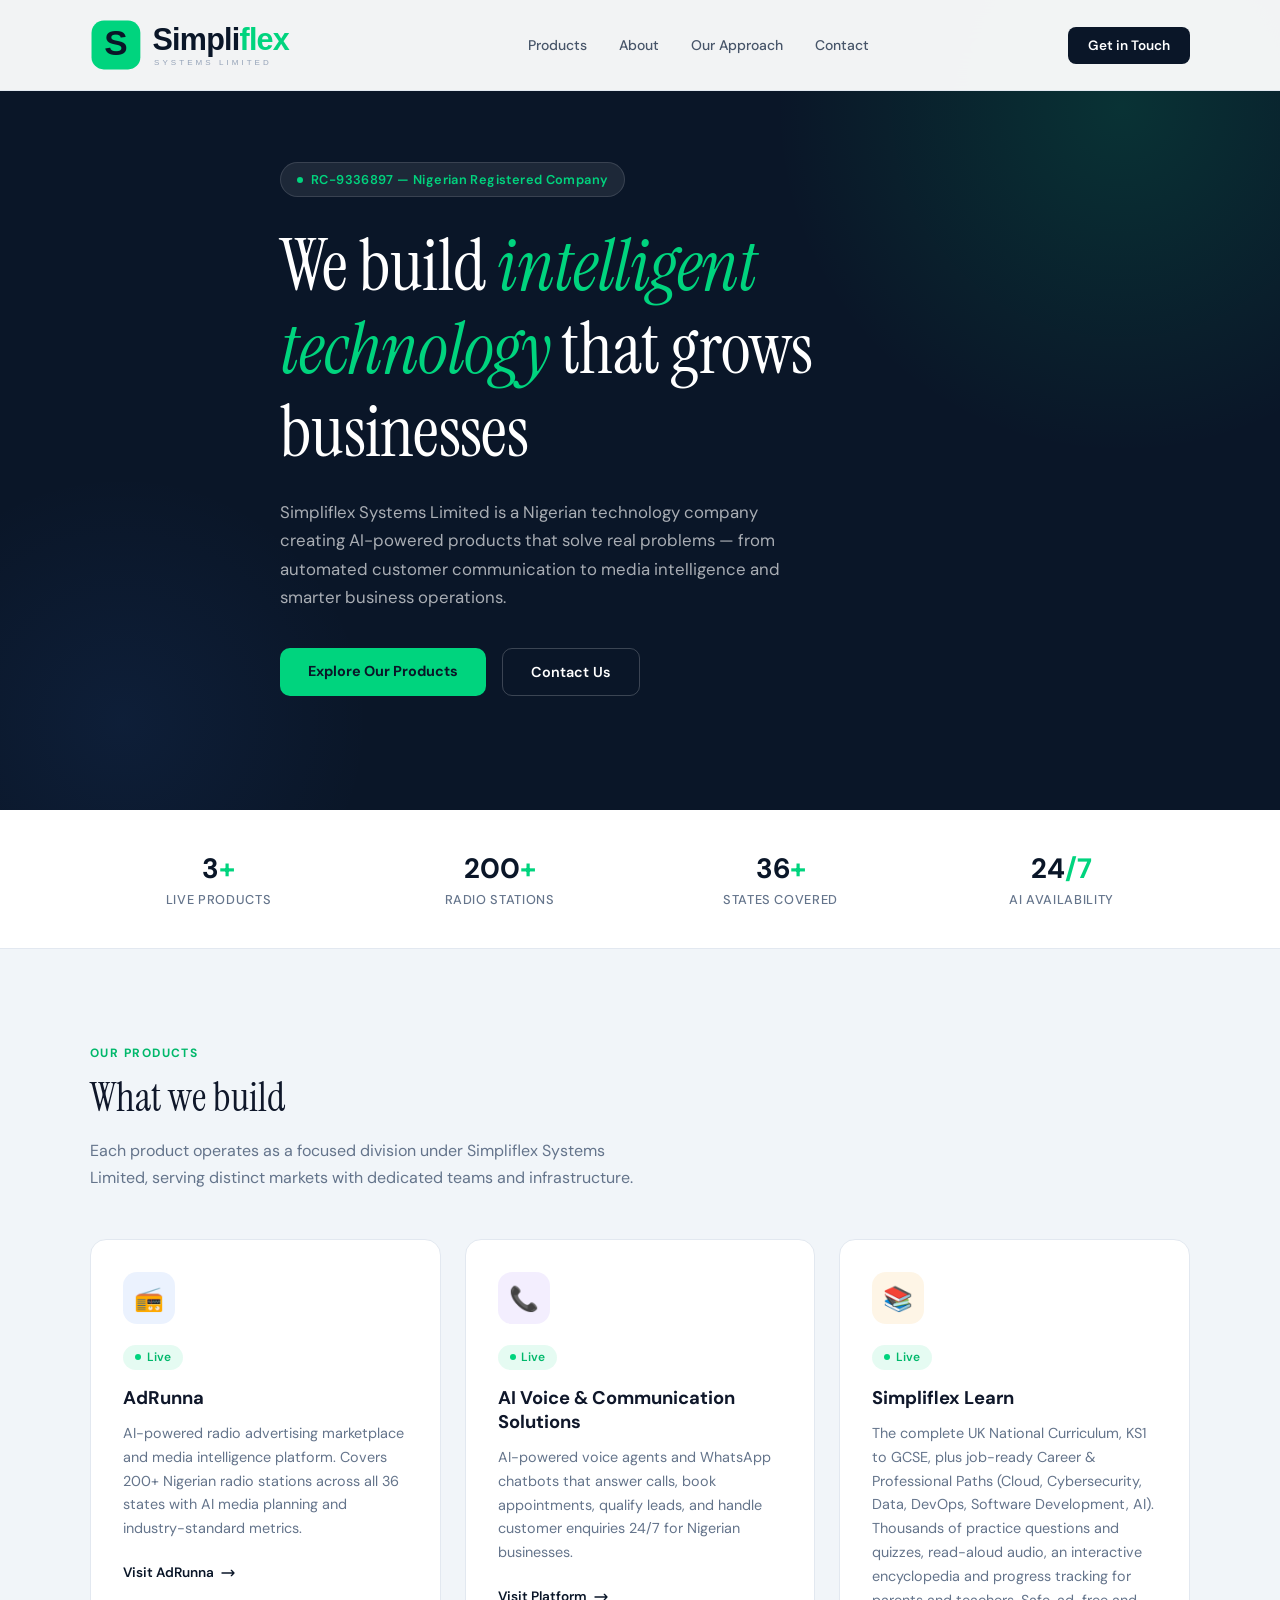
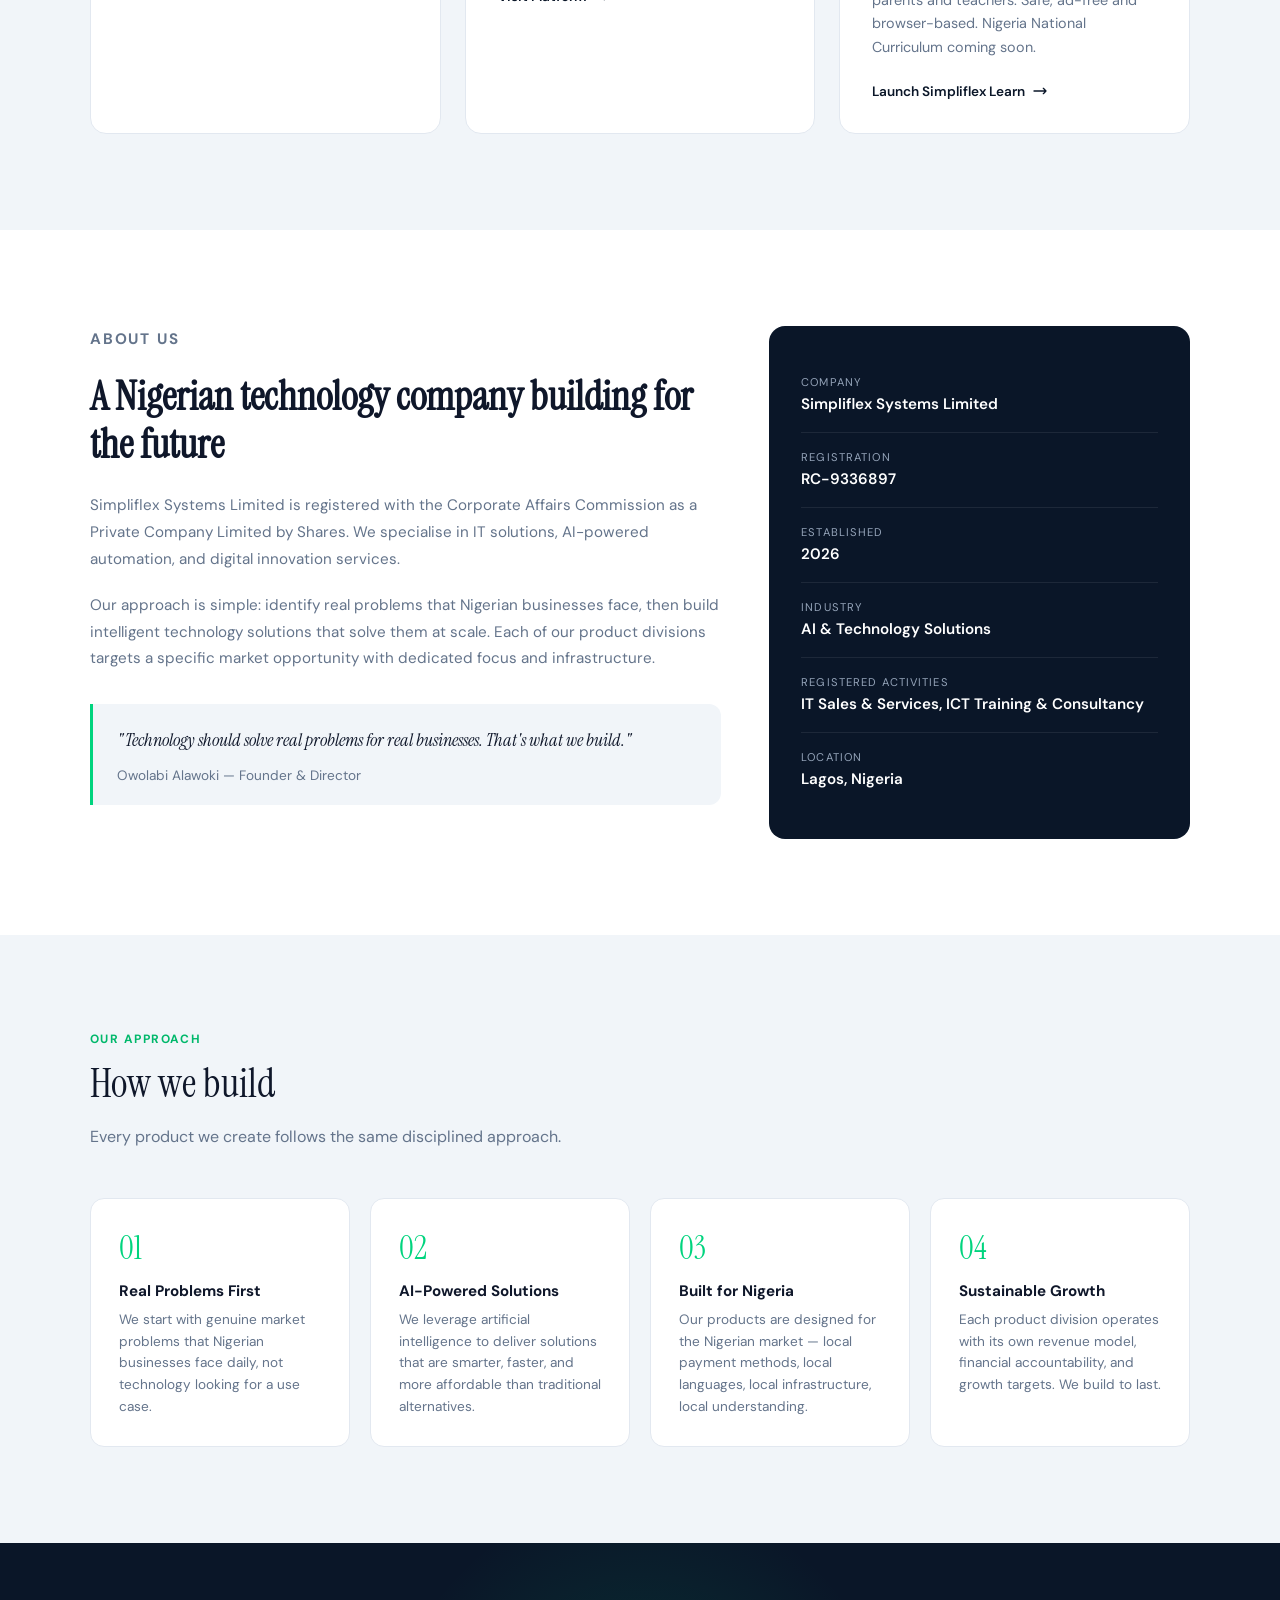
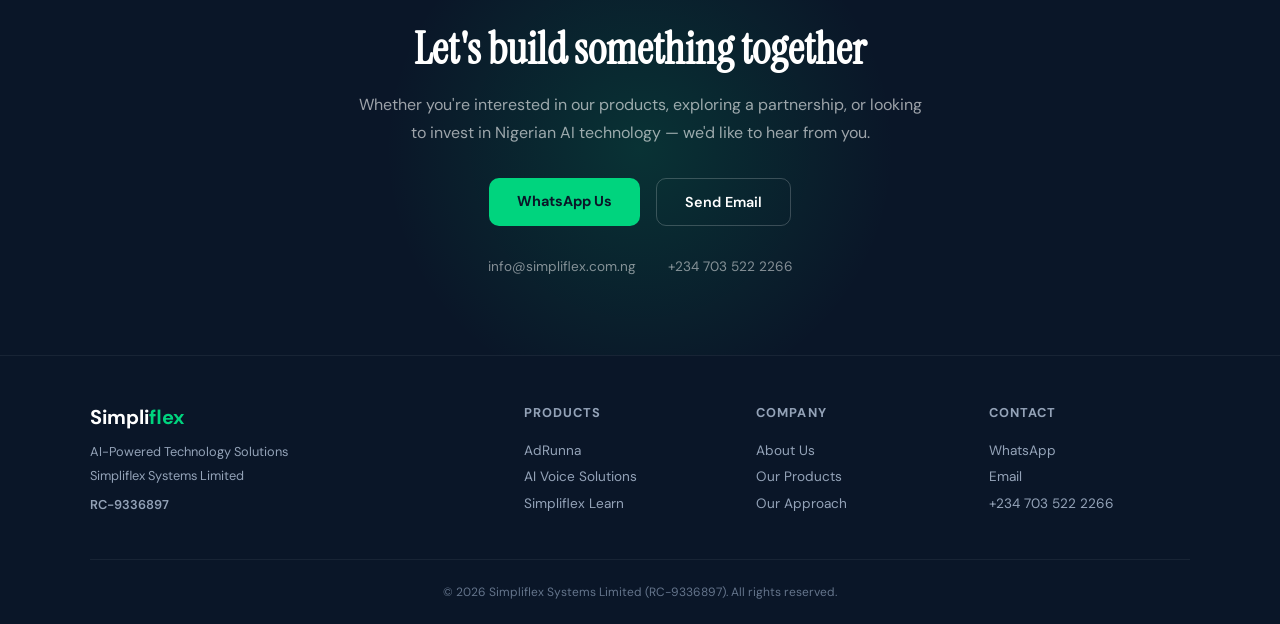
<file: simpliflex-umbrella/index.html>
<!DOCTYPE html>
<html lang="en">
<head>
    <meta charset="UTF-8">
    <meta name="viewport" content="width=device-width, initial-scale=1.0, maximum-scale=5.0">
    <title>Simpliflex Systems Limited | AI-Powered Technology Solutions</title>
    <meta name="description" content="Simpliflex Systems Limited, a Nigerian technology company building AI-powered products: AdRunna radio advertising platform, AI Voice and WhatsApp Agents, and Simpliflex Learn (the UK National Curriculum KS1 to GCSE plus career and professional paths).">
    <meta name="keywords" content="Simpliflex Systems, AI solutions Nigeria, technology company Nigeria, AdRunna, AI voice agent, Simpliflex Learn, offline learning app Nigeria, educational software">
    <link rel="preconnect" href="https://fonts.googleapis.com">
    <link rel="preconnect" href="https://fonts.gstatic.com" crossorigin>
    <link href="https://fonts.googleapis.com/css2?family=DM+Sans:ital,opsz,wght@0,9..40,400;0,9..40,500;0,9..40,600;0,9..40,700;1,9..40,400&family=Instrument+Serif:ital@0;1&display=swap" rel="stylesheet">
    <link rel="icon" type="image/svg+xml" href="favicon.svg">
    <link rel="canonical" href="https://simpliflex.com.ng/">

    <!-- Open Graph / social sharing -->
    <meta property="og:type" content="website">
    <meta property="og:site_name" content="Simpliflex Systems Limited">
    <meta property="og:title" content="Simpliflex Systems Limited — AI-Powered Technology Solutions">
    <meta property="og:description" content="A Nigerian technology company building AI-powered products: AdRunna radio advertising, AI Voice & WhatsApp Agents, and Simpliflex Learn: the UK National Curriculum KS1 to GCSE plus career and professional paths.">
    <meta property="og:url" content="https://simpliflex.com.ng/">
    <meta property="og:image" content="https://simpliflex.com.ng/og-image.png">
    <meta property="og:image:width" content="1200">
    <meta property="og:image:height" content="630">
    <meta property="og:locale" content="en_NG">
    <meta name="twitter:card" content="summary_large_image">
    <meta name="twitter:title" content="Simpliflex Systems Limited — AI-Powered Technology Solutions">
    <meta name="twitter:description" content="A Nigerian technology company building AI-powered products for businesses, media and education.">
    <meta name="twitter:image" content="https://simpliflex.com.ng/og-image.png">

    <!-- Structured data -->
    <script type="application/ld+json">
    {
      "@context": "https://schema.org",
      "@type": "Organization",
      "name": "Simpliflex Systems Limited",
      "legalName": "Simpliflex Systems Limited",
      "url": "https://simpliflex.com.ng/",
      "logo": "https://simpliflex.com.ng/logo.svg",
      "image": "https://simpliflex.com.ng/og-image.png",
      "description": "A Nigerian technology company building AI-powered products: AdRunna radio advertising, AI Voice & WhatsApp Agents, and Simpliflex Learn: the UK National Curriculum KS1 to GCSE plus career and professional paths.",
      "email": "info@simpliflex.com.ng",
      "telephone": "+234-703-522-2266",
      "foundingDate": "2026",
      "address": { "@type": "PostalAddress", "addressLocality": "Lagos", "addressCountry": "NG" },
      "identifier": "RC-9336897",
      "areaServed": "NG",
      "knowsAbout": ["Artificial Intelligence", "Radio Advertising", "Customer Communication Automation", "Educational Technology"]
    }
    </script>

    <!-- Privacy-friendly analytics -->
    <script defer data-domain="simpliflex.com.ng" src="https://plausible.io/js/script.js"></script>
    <style>
        :root {
            --navy: #0A1628;
            --navy-light: #132039;
            --navy-mid: #1A2D4D;
            --accent: #00D47E;
            --accent-dark: #00B86B;
            --accent-glow: rgba(0, 212, 126, 0.15);
            --blue: #3B82F6;
            --purple: #8B5CF6;
            --orange: #F59E0B;
            --white: #FFFFFF;
            --gray-100: #F1F5F9;
            --gray-200: #E2E8F0;
            --gray-300: #CBD5E1;
            --gray-400: #94A3B8;
            --gray-500: #64748B;
            --gray-600: #475569;
            --text: #0F172A;
            --text-light: #334155;
            --serif: 'Instrument Serif', Georgia, serif;
            --sans: 'DM Sans', -apple-system, sans-serif;
        }

        *, *::before, *::after { margin: 0; padding: 0; box-sizing: border-box; }
        html { scroll-behavior: smooth; }
        body { font-family: var(--sans); color: var(--text); background: var(--white); overflow-x: hidden; -webkit-font-smoothing: antialiased; }
        a { text-decoration: none; color: inherit; }
        img { max-width: 100%; display: block; }

        .container { max-width: 1140px; margin: 0 auto; padding: 0 1.25rem; }

        /* ===== NAV ===== */
        nav {
            position: fixed; top: 0; left: 0; right: 0; z-index: 100;
            background: rgba(255,255,255,0.95); backdrop-filter: blur(20px);
            border-bottom: 1px solid var(--gray-200);
            transition: all 0.3s ease;
        }
        .nav-inner {
            display: flex; align-items: center; justify-content: space-between;
            padding: 1rem 1.25rem; max-width: 1140px; margin: 0 auto;
        }
        .nav-brand {
            display: flex; align-items: center; gap: 0.75rem;
        }
        .nav-brand img { height: 52px; width: auto; }
        @media (min-width: 768px) { .nav-brand img { height: 58px; } }
        .nav-brand-text { display: none; }
        .nav-brand-text span { color: var(--accent); }
        .nav-links { display: none; gap: 2rem; align-items: center; }
        .nav-links a { font-size: 0.875rem; font-weight: 500; color: var(--gray-600); transition: color 0.2s; }
        .nav-links a:hover { color: var(--navy); }
        .nav-cta {
            display: none; padding: 0.625rem 1.25rem; background: var(--navy);
            color: var(--white); font-size: 0.85rem; font-weight: 600; border-radius: 8px;
            transition: all 0.2s; border: none; cursor: pointer;
        }
        .nav-cta:hover { background: var(--navy-light); transform: translateY(-1px); }
        @media (min-width: 768px) {
            .nav-links { display: flex; }
            .nav-cta { display: inline-flex; }
        }
        .mobile-toggle { display: flex; flex-direction: column; gap: 5px; background: none; border: none; cursor: pointer; padding: 8px; }
        .mobile-toggle span { width: 22px; height: 2px; background: var(--navy); border-radius: 2px; }
        @media (min-width: 768px) { .mobile-toggle { display: none; } }
        .mobile-menu {
            display: none; position: fixed; inset: 0; background: var(--white); z-index: 200;
            padding: 5rem 2rem 2rem; flex-direction: column; gap: 0;
        }
        .mobile-menu.active { display: flex; }
        .mobile-menu a { font-size: 1.1rem; font-weight: 600; padding: 1.1rem 0; border-bottom: 1px solid var(--gray-200); color: var(--text); }
        .mobile-menu .mobile-close { position: absolute; top: 1rem; right: 1.25rem; background: none; border: none; font-size: 1.75rem; cursor: pointer; }

        /* ===== HERO ===== */
        .hero {
            padding: 8rem 0 5rem; background: var(--navy);
            position: relative; overflow: hidden; min-height: 90vh;
            display: flex; align-items: center;
        }
        .hero::before {
            content: ''; position: absolute; top: -30%; right: -15%;
            width: 700px; height: 700px; border-radius: 50%;
            background: radial-gradient(circle, var(--accent-glow) 0%, transparent 70%);
            pointer-events: none;
        }
        .hero::after {
            content: ''; position: absolute; bottom: -20%; left: -10%;
            width: 500px; height: 500px; border-radius: 50%;
            background: radial-gradient(circle, rgba(59,130,246,0.08) 0%, transparent 70%);
            pointer-events: none;
        }
        .hero-content { position: relative; z-index: 1; max-width: 720px; }
        .hero-badge {
            display: inline-flex; align-items: center; gap: 0.5rem;
            padding: 0.5rem 1rem; background: rgba(255,255,255,0.08);
            border: 1px solid rgba(255,255,255,0.12); border-radius: 100px;
            font-size: 0.8rem; color: var(--accent); font-weight: 600;
            margin-bottom: 1.75rem; letter-spacing: 0.03em;
        }
        .hero-badge::before { content: ''; width: 6px; height: 6px; background: var(--accent); border-radius: 50%; }
        .hero h1 {
            font-family: var(--serif); font-size: 2.75rem; font-weight: 400;
            color: var(--white); line-height: 1.15; margin-bottom: 1.5rem;
            letter-spacing: -0.01em;
        }
        .hero h1 em { font-style: italic; color: var(--accent); }
        @media (min-width: 576px) { .hero h1 { font-size: 3.25rem; } }
        @media (min-width: 768px) { .hero h1 { font-size: 4rem; } }
        @media (min-width: 992px) { .hero h1 { font-size: 4.5rem; } }
        .hero p {
            font-size: 1.05rem; color: rgba(255,255,255,0.65); line-height: 1.7;
            max-width: 540px; margin-bottom: 2.25rem;
        }
        .hero-actions { display: flex; gap: 1rem; flex-wrap: wrap; }
        .btn-accent {
            padding: 0.875rem 1.75rem; background: var(--accent); color: var(--navy);
            font-weight: 700; font-size: 0.9rem; border-radius: 10px;
            border: none; cursor: pointer; transition: all 0.2s;
        }
        .btn-accent:hover { background: var(--accent-dark); transform: translateY(-2px); box-shadow: 0 8px 24px var(--accent-glow); }
        .btn-ghost {
            padding: 0.875rem 1.75rem; background: transparent;
            border: 1px solid rgba(255,255,255,0.2); color: var(--white);
            font-weight: 600; font-size: 0.9rem; border-radius: 10px;
            cursor: pointer; transition: all 0.2s;
        }
        .btn-ghost:hover { background: rgba(255,255,255,0.08); border-color: rgba(255,255,255,0.35); }

        /* ===== STATS BAR ===== */
        .stats {
            background: var(--white); border-bottom: 1px solid var(--gray-200);
            padding: 2.5rem 0;
        }
        .stats-grid {
            display: grid; grid-template-columns: repeat(2, 1fr); gap: 1.5rem;
            text-align: center;
        }
        @media (min-width: 768px) { .stats-grid { grid-template-columns: repeat(4, 1fr); } }
        .stat-item h3 { font-size: 1.75rem; font-weight: 700; color: var(--navy); margin-bottom: 0.25rem; }
        .stat-item h3 span { color: var(--accent); }
        .stat-item p { font-size: 0.8rem; color: var(--gray-500); font-weight: 500; text-transform: uppercase; letter-spacing: 0.05em; }

        /* ===== PRODUCTS ===== */
        .products { padding: 5rem 0; background: var(--gray-100); }
        @media (min-width: 768px) { .products { padding: 6rem 0; } }
        .section-label {
            font-size: 0.75rem; font-weight: 700; text-transform: uppercase;
            letter-spacing: 0.12em; color: var(--accent-dark); margin-bottom: 0.75rem;
        }
        .section-title {
            font-family: var(--serif); font-size: 2rem; font-weight: 400;
            color: var(--text); line-height: 1.2; margin-bottom: 1rem;
        }
        @media (min-width: 768px) { .section-title { font-size: 2.5rem; } }
        .section-desc {
            font-size: 1rem; color: var(--gray-500); line-height: 1.7;
            max-width: 560px; margin-bottom: 3rem;
        }
        .products-grid { display: grid; grid-template-columns: 1fr; gap: 1.5rem; }
        @media (min-width: 768px) { .products-grid { grid-template-columns: repeat(3, 1fr); } }
        .product-card {
            background: var(--white); border-radius: 16px; padding: 2rem;
            border: 1px solid var(--gray-200);
            transition: all 0.3s ease; position: relative; overflow: hidden;
        }
        .product-card:hover { border-color: var(--accent); transform: translateY(-4px); box-shadow: 0 12px 40px rgba(0,0,0,0.08); }
        .product-icon {
            width: 52px; height: 52px; border-radius: 14px;
            display: flex; align-items: center; justify-content: center;
            font-size: 1.5rem; margin-bottom: 1.25rem;
        }
        .product-card:nth-child(1) .product-icon { background: rgba(59,130,246,0.1); }
        .product-card:nth-child(2) .product-icon { background: rgba(139,92,246,0.1); }
        .product-card:nth-child(3) .product-icon { background: rgba(245,158,11,0.1); }
        .product-card h3 { font-size: 1.15rem; font-weight: 700; color: var(--text); margin-bottom: 0.75rem; }
        .product-card p { font-size: 0.9rem; color: var(--gray-500); line-height: 1.65; margin-bottom: 1.25rem; }
        .product-status {
            display: inline-flex; align-items: center; gap: 0.35rem;
            font-size: 0.75rem; font-weight: 600; padding: 0.3rem 0.75rem;
            border-radius: 100px; margin-bottom: 1rem;
        }
        .status-live { background: rgba(0,212,126,0.1); color: var(--accent-dark); }
        .status-live::before { content: ''; width: 6px; height: 6px; background: var(--accent); border-radius: 50%; }
        .product-link {
            display: inline-flex; align-items: center; gap: 0.4rem;
            font-size: 0.85rem; font-weight: 600; color: var(--navy);
            transition: all 0.2s;
        }
        .product-link:hover { color: var(--accent-dark); gap: 0.6rem; }
        .product-link svg { width: 16px; height: 16px; transition: transform 0.2s; }
        .product-link:hover svg { transform: translateX(3px); }

        /* ===== ABOUT ===== */
        .about { padding: 5rem 0; }
        @media (min-width: 768px) { .about { padding: 6rem 0; } }
        .about-grid { display: grid; grid-template-columns: 1fr; gap: 3rem; }
        @media (min-width: 768px) { .about-grid { grid-template-columns: 1.2fr 0.8fr; align-items: start; } }
        .about-text h2 { font-family: var(--serif); font-size: 2rem; color: var(--text); margin-bottom: 1.5rem; line-height: 1.2; }
        @media (min-width: 768px) { .about-text h2 { font-size: 2.5rem; } }
        .about-text p { font-size: 0.95rem; color: var(--gray-500); line-height: 1.75; margin-bottom: 1.25rem; }
        .about-quote {
            border-left: 3px solid var(--accent); padding: 1.25rem 1.5rem;
            margin: 2rem 0; background: var(--gray-100); border-radius: 0 12px 12px 0;
        }
        .about-quote p { font-family: var(--serif); font-size: 1.15rem; color: var(--text); font-style: italic; margin-bottom: 0.5rem; }
        .about-quote cite { font-size: 0.85rem; color: var(--gray-500); font-style: normal; font-family: var(--sans); }
        .about-details {
            background: var(--navy); border-radius: 16px; padding: 2rem;
            display: grid; grid-template-columns: 1fr; gap: 0;
        }
        .about-detail {
            padding: 1.1rem 0; border-bottom: 1px solid rgba(255,255,255,0.08);
        }
        .about-detail:last-child { border-bottom: none; }
        .about-detail-label { font-size: 0.7rem; text-transform: uppercase; letter-spacing: 0.1em; color: var(--gray-400); margin-bottom: 0.3rem; }
        .about-detail-value { font-size: 0.95rem; font-weight: 600; color: var(--white); }

        /* ===== VALUES ===== */
        .values { padding: 5rem 0; background: var(--gray-100); }
        @media (min-width: 768px) { .values { padding: 6rem 0; } }
        .values-grid { display: grid; grid-template-columns: 1fr; gap: 1.25rem; }
        @media (min-width: 576px) { .values-grid { grid-template-columns: repeat(2, 1fr); } }
        @media (min-width: 992px) { .values-grid { grid-template-columns: repeat(4, 1fr); } }
        .value-card { padding: 1.75rem; background: var(--white); border-radius: 14px; border: 1px solid var(--gray-200); }
        .value-card .value-num { font-size: 2rem; font-family: var(--serif); color: var(--accent); margin-bottom: 0.75rem; }
        .value-card h4 { font-size: 0.95rem; font-weight: 700; color: var(--text); margin-bottom: 0.5rem; }
        .value-card p { font-size: 0.85rem; color: var(--gray-500); line-height: 1.6; }

        /* ===== CTA ===== */
        .cta {
            padding: 5rem 0; background: var(--navy);
            text-align: center; position: relative; overflow: hidden;
        }
        .cta::before {
            content: ''; position: absolute; top: 50%; left: 50%;
            transform: translate(-50%, -50%); width: 600px; height: 600px;
            background: radial-gradient(circle, var(--accent-glow) 0%, transparent 60%);
            pointer-events: none;
        }
        .cta-content { position: relative; z-index: 1; max-width: 580px; margin: 0 auto; }
        .cta h2 { font-family: var(--serif); font-size: 2.25rem; color: var(--white); margin-bottom: 1rem; line-height: 1.2; }
        @media (min-width: 768px) { .cta h2 { font-size: 2.75rem; } }
        .cta p { font-size: 1rem; color: rgba(255,255,255,0.6); margin-bottom: 2rem; line-height: 1.7; }
        .cta-actions { display: flex; gap: 1rem; justify-content: center; flex-wrap: wrap; }
        .cta-info { margin-top: 2rem; display: flex; gap: 2rem; justify-content: center; flex-wrap: wrap; }
        .cta-info a { font-size: 0.85rem; color: rgba(255,255,255,0.5); transition: color 0.2s; }
        .cta-info a:hover { color: var(--accent); }

        /* ===== FOOTER ===== */
        footer { background: var(--navy); border-top: 1px solid rgba(255,255,255,0.06); padding: 3rem 0 1.5rem; }
        .footer-grid { display: grid; grid-template-columns: 1fr; gap: 2rem; margin-bottom: 2.5rem; }
        @media (min-width: 768px) { .footer-grid { grid-template-columns: 2fr 1fr 1fr 1fr; } }
        .footer-brand-name { font-size: 1.25rem; font-weight: 700; color: var(--white); margin-bottom: 0.75rem; }
        .footer-brand-name span { color: var(--accent); }
        .footer-brand p { font-size: 0.8rem; color: var(--gray-400); line-height: 1.6; margin-bottom: 0.25rem; }
        .footer-rc { font-size: 0.75rem; color: var(--accent); font-weight: 600; margin-top: 0.5rem; }
        .footer-col h4 { font-size: 0.8rem; font-weight: 700; text-transform: uppercase; letter-spacing: 0.08em; color: var(--gray-400); margin-bottom: 1rem; }
        .footer-col a { display: block; font-size: 0.85rem; color: var(--gray-400); padding: 0.3rem 0; transition: color 0.2s; }
        .footer-col a:hover { color: var(--accent); }
        .footer-bottom { padding-top: 1.5rem; border-top: 1px solid rgba(255,255,255,0.06); text-align: center; }
        .footer-bottom p { font-size: 0.75rem; color: var(--gray-500); }

        /* ===== ANIMATIONS ===== */
        @keyframes fadeUp { from { opacity: 0; transform: translateY(20px); } to { opacity: 1; transform: translateY(0); } }
        .hero-content { animation: fadeUp 0.8s ease-out; }
        .hero-badge { animation: fadeUp 0.6s ease-out; }
    </style>
</head>
<body>

    <nav>
        <div class="nav-inner">
            <a href="#" class="nav-brand">
                <img src="logo.svg" alt="Simpliflex Systems Limited">
            </a>
            <div class="nav-links">
                <a href="#products">Products</a>
                <a href="#about">About</a>
                <a href="#values">Our Approach</a>
                <a href="#contact">Contact</a>
            </div>
            <a href="https://wa.me/2347035222266?text=Hello%20Simpliflex%2C%20I%27d%20like%20to%20learn%20more%20about%20your%20products." class="nav-cta">Get in Touch</a>
            <button class="mobile-toggle" onclick="toggleMenu()" aria-label="Menu">
                <span></span><span></span><span></span>
            </button>
        </div>
    </nav>

    <div class="mobile-menu" id="mobileMenu">
        <button class="mobile-close" onclick="toggleMenu()">&times;</button>
        <a href="#products" onclick="toggleMenu()">Products</a>
        <a href="#about" onclick="toggleMenu()">About</a>
        <a href="#values" onclick="toggleMenu()">Our Approach</a>
        <a href="#contact" onclick="toggleMenu()">Contact</a>
    </div>

    <!-- HERO -->
    <section class="hero">
        <div class="container">
            <div class="hero-content">
                <div class="hero-badge">RC-9336897 — Nigerian Registered Company</div>
                <h1>We build <em>intelligent technology</em> that grows businesses</h1>
                <p>Simpliflex Systems Limited is a Nigerian technology company creating AI-powered products that solve real problems — from automated customer communication to media intelligence and smarter business operations.</p>
                <div class="hero-actions">
                    <a href="#products" class="btn-accent">Explore Our Products</a>
                    <a href="https://wa.me/2347035222266?text=Hello%20Simpliflex%2C%20I%27d%20like%20to%20learn%20more." class="btn-ghost">Contact Us</a>
                </div>
            </div>
        </div>
    </section>

    <!-- STATS -->
    <section class="stats">
        <div class="container">
            <div class="stats-grid">
                <div class="stat-item"><h3>3<span>+</span></h3><p>Live Products</p></div>
                <div class="stat-item"><h3>200<span>+</span></h3><p>Radio Stations</p></div>
                <div class="stat-item"><h3>36<span>+</span></h3><p>States Covered</p></div>
                <div class="stat-item"><h3>24<span>/7</span></h3><p>AI Availability</p></div>
            </div>
        </div>
    </section>

    <!-- PRODUCTS -->
    <section class="products" id="products">
        <div class="container">
            <p class="section-label">Our Products</p>
            <h2 class="section-title">What we build</h2>
            <p class="section-desc">Each product operates as a focused division under Simpliflex Systems Limited, serving distinct markets with dedicated teams and infrastructure.</p>
            <div class="products-grid">

                <div class="product-card">
                    <div class="product-icon">📻</div>
                    <div class="product-status status-live">Live</div>
                    <h3>AdRunna</h3>
                    <p>AI-powered radio advertising marketplace and media intelligence platform. Covers 200+ Nigerian radio stations across all 36 states with AI media planning and industry-standard metrics.</p>
                    <a href="https://adrunna-platform.vercel.app" target="_blank" class="product-link">
                        Visit AdRunna
                        <svg xmlns="http://www.w3.org/2000/svg" fill="none" viewBox="0 0 24 24" stroke="currentColor" stroke-width="2"><path stroke-linecap="round" stroke-linejoin="round" d="M17 8l4 4m0 0l-4 4m4-4H3"/></svg>
                    </a>
                </div>

                <div class="product-card">
                    <div class="product-icon">📞</div>
                    <div class="product-status status-live">Live</div>
                    <h3>AI Voice & Communication Solutions</h3>
                    <p>AI-powered voice agents and WhatsApp chatbots that answer calls, book appointments, qualify leads, and handle customer enquiries 24/7 for Nigerian businesses.</p>
                    <a href="https://voice.simpliflex.com.ng" class="product-link">
                        Visit Platform
                        <svg xmlns="http://www.w3.org/2000/svg" fill="none" viewBox="0 0 24 24" stroke="currentColor" stroke-width="2"><path stroke-linecap="round" stroke-linejoin="round" d="M17 8l4 4m0 0l-4 4m4-4H3"/></svg>
                    </a>
                </div>

                <div class="product-card">
                    <div class="product-icon">📚</div>
                    <div class="product-status status-live">Live</div>
                    <h3>Simpliflex Learn</h3>
                    <p>The complete UK National Curriculum, KS1 to GCSE, plus job-ready Career &amp; Professional Paths (Cloud, Cybersecurity, Data, DevOps, Software Development, AI). Thousands of practice questions and quizzes, read-aloud audio, an interactive encyclopedia and progress tracking for parents and teachers. Safe, ad-free and browser-based. Nigeria National Curriculum coming soon.</p>
                    <a href="https://learn.simpliflex.com.ng" class="product-link">
                        Launch Simpliflex Learn
                        <svg xmlns="http://www.w3.org/2000/svg" fill="none" viewBox="0 0 24 24" stroke="currentColor" stroke-width="2"><path stroke-linecap="round" stroke-linejoin="round" d="M17 8l4 4m0 0l-4 4m4-4H3"/></svg>
                    </a>
                </div>



            </div>
        </div>
    </section>

    <!-- ABOUT -->
    <section class="about" id="about">
        <div class="container">
            <div class="about-grid">
                <div class="about-text">
                    <p class="section-label">About Us</p>
                    <h2>A Nigerian technology company building for the future</h2>
                    <p>Simpliflex Systems Limited is registered with the Corporate Affairs Commission as a Private Company Limited by Shares. We specialise in IT solutions, AI-powered automation, and digital innovation services.</p>
                    <p>Our approach is simple: identify real problems that Nigerian businesses face, then build intelligent technology solutions that solve them at scale. Each of our product divisions targets a specific market opportunity with dedicated focus and infrastructure.</p>
                    <div class="about-quote">
                        <p>"Technology should solve real problems for real businesses. That's what we build."</p>
                        <cite>Owolabi Alawoki — Founder & Director</cite>
                    </div>
                </div>
                <div class="about-details">
                    <div class="about-detail">
                        <div class="about-detail-label">Company</div>
                        <div class="about-detail-value">Simpliflex Systems Limited</div>
                    </div>
                    <div class="about-detail">
                        <div class="about-detail-label">Registration</div>
                        <div class="about-detail-value">RC-9336897</div>
                    </div>
                    <div class="about-detail">
                        <div class="about-detail-label">Established</div>
                        <div class="about-detail-value">2026</div>
                    </div>
                    <div class="about-detail">
                        <div class="about-detail-label">Industry</div>
                        <div class="about-detail-value">AI & Technology Solutions</div>
                    </div>
                    <div class="about-detail">
                        <div class="about-detail-label">Registered Activities</div>
                        <div class="about-detail-value">IT Sales & Services, ICT Training & Consultancy</div>
                    </div>
                    <div class="about-detail">
                        <div class="about-detail-label">Location</div>
                        <div class="about-detail-value">Lagos, Nigeria</div>
                    </div>
                </div>
            </div>
        </div>
    </section>

    <!-- VALUES -->
    <section class="values" id="values">
        <div class="container">
            <p class="section-label">Our Approach</p>
            <h2 class="section-title">How we build</h2>
            <p class="section-desc">Every product we create follows the same disciplined approach.</p>
            <div class="values-grid">
                <div class="value-card">
                    <div class="value-num">01</div>
                    <h4>Real Problems First</h4>
                    <p>We start with genuine market problems that Nigerian businesses face daily, not technology looking for a use case.</p>
                </div>
                <div class="value-card">
                    <div class="value-num">02</div>
                    <h4>AI-Powered Solutions</h4>
                    <p>We leverage artificial intelligence to deliver solutions that are smarter, faster, and more affordable than traditional alternatives.</p>
                </div>
                <div class="value-card">
                    <div class="value-num">03</div>
                    <h4>Built for Nigeria</h4>
                    <p>Our products are designed for the Nigerian market — local payment methods, local languages, local infrastructure, local understanding.</p>
                </div>
                <div class="value-card">
                    <div class="value-num">04</div>
                    <h4>Sustainable Growth</h4>
                    <p>Each product division operates with its own revenue model, financial accountability, and growth targets. We build to last.</p>
                </div>
            </div>
        </div>
    </section>

    <!-- CTA / CONTACT -->
    <section class="cta" id="contact">
        <div class="container">
            <div class="cta-content">
                <h2>Let's build something together</h2>
                <p>Whether you're interested in our products, exploring a partnership, or looking to invest in Nigerian AI technology — we'd like to hear from you.</p>
                <div class="cta-actions">
                    <a href="https://wa.me/2347035222266?text=Hello%20Simpliflex%2C%20I%27d%20like%20to%20discuss%20a%20business%20opportunity." class="btn-accent">WhatsApp Us</a>
                    <a href="mailto:info@simpliflex.com.ng" class="btn-ghost">Send Email</a>
                </div>
                <div class="cta-info">
                    <a href="mailto:info@simpliflex.com.ng">info@simpliflex.com.ng</a>
                    <a href="tel:+2347035222266">+234 703 522 2266</a>
                </div>
            </div>
        </div>
    </section>

    <!-- FOOTER -->
    <footer>
        <div class="container">
            <div class="footer-grid">
                <div class="footer-brand">
                    <div class="footer-brand-name">Simpli<span>flex</span></div>
                    <p>AI-Powered Technology Solutions</p>
                    <p>Simpliflex Systems Limited</p>
                    <p class="footer-rc">RC-9336897</p>
                </div>
                <div class="footer-col">
                    <h4>Products</h4>
                    <a href="https://adrunna-platform.vercel.app" target="_blank">AdRunna</a>
                    <a href="https://voice.simpliflex.com.ng">AI Voice Solutions</a>
                    <a href="https://learn.simpliflex.com.ng">Simpliflex Learn</a>
                </div>
                <div class="footer-col">
                    <h4>Company</h4>
                    <a href="#about">About Us</a>
                    <a href="#products">Our Products</a>
                    <a href="#values">Our Approach</a>
                </div>
                <div class="footer-col">
                    <h4>Contact</h4>
                    <a href="https://wa.me/2347035222266">WhatsApp</a>
                    <a href="mailto:info@simpliflex.com.ng">Email</a>
                    <a href="tel:+2347035222266">+234 703 522 2266</a>
                </div>
            </div>
            <div class="footer-bottom">
                <p>© 2026 Simpliflex Systems Limited (RC-9336897). All rights reserved.</p>
            </div>
        </div>
    </footer>

    <script>
        function toggleMenu() {
            const menu = document.getElementById('mobileMenu');
            menu.classList.toggle('active');
            document.body.style.overflow = menu.classList.contains('active') ? 'hidden' : '';
        }
        window.addEventListener('resize', () => {
            if (window.innerWidth >= 768) {
                document.getElementById('mobileMenu').classList.remove('active');
                document.body.style.overflow = '';
            }
        });
        document.querySelectorAll('a[href^="#"]').forEach(anchor => {
            anchor.addEventListener('click', function(e) {
                const href = this.getAttribute('href');
                if (href !== '#') {
                    e.preventDefault();
                    const target = document.querySelector(href);
                    if (target) target.scrollIntoView({ behavior: 'smooth', block: 'start' });
                }
            });
        });
    </script>

</body>
</html>
</file>
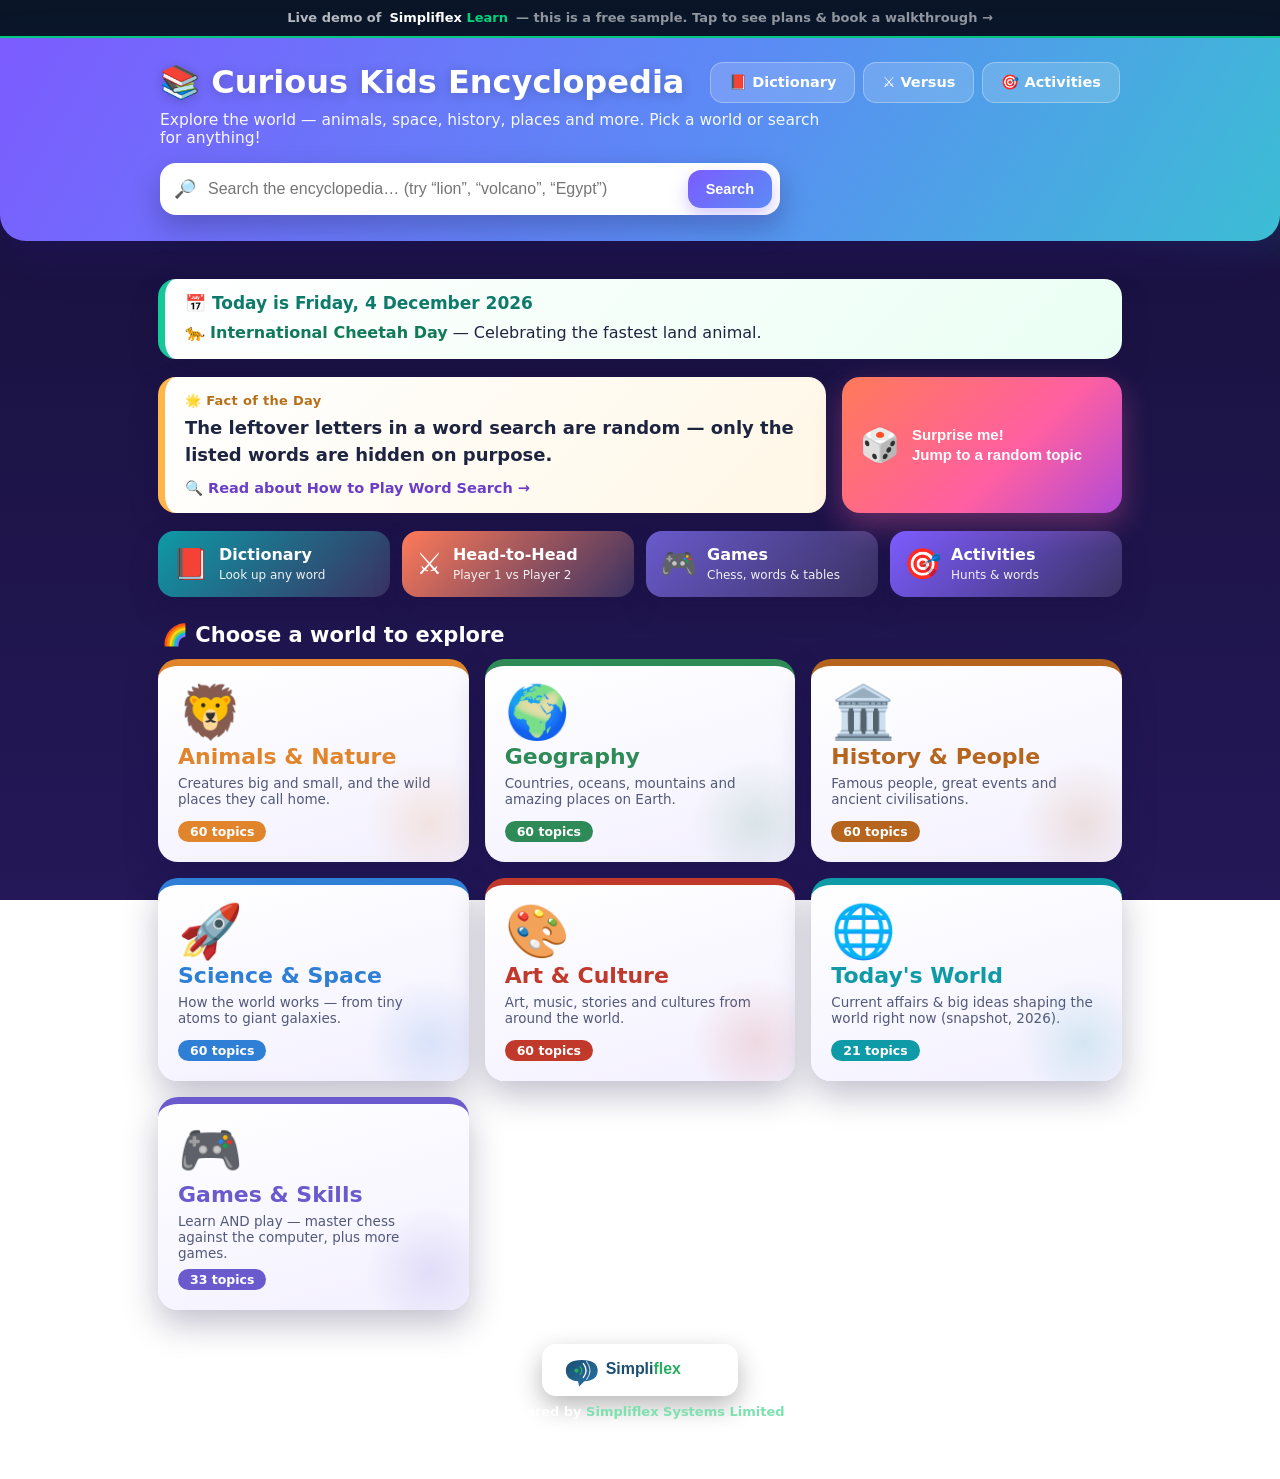
<file: simpliflex-umbrella/learn-demo/index.html>
<!doctype html>
<html lang="en-GB">
<head>
  <meta charset="utf-8">
  <meta name="viewport" content="width=device-width, initial-scale=1">
  <title>Curious Kids Encyclopedia</title>
  <link rel="icon" href="data:image/svg+xml,<svg xmlns='http://www.w3.org/2000/svg' viewBox='0 0 100 100'><text y='.9em' font-size='90'>📚</text></svg>">
  <link rel="stylesheet" href="css/style.css">
</head>
<body>
  <a href="../learn.html" style="display:flex;align-items:center;justify-content:center;gap:.5rem;background:#0A1628;color:#fff;font:600 13px/1.4 system-ui,-apple-system,'DM Sans',sans-serif;padding:.55rem 1rem;text-decoration:none;border-bottom:2px solid #00D47E">
    <span style="opacity:.7">Live demo of</span>
    <span><b>Simpliflex&nbsp;<span style="color:#00D47E">Learn</span></b></span>
    <span style="opacity:.55">— this is a free sample. Tap to see plans &amp; book a walkthrough →</span>
  </a>
  <div id="app"></div>

  <!-- 1) registry + illustration engine + special-days calendar + chess engine -->
  <script src="js/data-loader.js"></script>
  <script src="js/scenes.js"></script>
  <script src="js/days.js"></script>
  <script src="js/chess.js"></script>
  <script src="js/wordlist.js"></script>
  <script src="js/wordgames.js"></script>
  <script src="js/tables.js"></script>
  <script src="js/speak.js"></script>
  <!-- js/dictionary.js (~8 MB) is loaded on demand only when the Dictionary opens -->


  <!-- 2) the five worlds, then all article files (added as they are written) -->
  <script src="content/categories.js"></script>
  <script src="content/animals/sample.js"></script>
  <script src="content/animals/a01.js"></script>
  <script src="content/animals/a02.js"></script>
  <script src="content/animals/a03.js"></script>
  <script src="content/animals/a04.js"></script>
  <script src="content/animals/a05.js"></script>
  <script src="content/animals/a06.js"></script>
  <script src="content/geography/g01.js"></script>
  <script src="content/geography/g02.js"></script>
  <script src="content/geography/g03.js"></script>
  <script src="content/geography/g04.js"></script>
  <script src="content/geography/g05.js"></script>
  <script src="content/geography/g06.js"></script>
  <script src="content/geography/country-facts.js"></script>
  <script src="content/today/t01.js"></script>
  <script src="content/today/t02.js"></script>
  <script src="content/today/t03.js"></script>
  <script src="content/history/h01.js"></script>
  <script src="content/history/h02.js"></script>
  <script src="content/history/h03.js"></script>
  <script src="content/history/h04.js"></script>
  <script src="content/history/h05.js"></script>
  <script src="content/history/h06.js"></script>
  <script src="content/science/s01.js"></script>
  <script src="content/science/s02.js"></script>
  <script src="content/science/s03.js"></script>
  <script src="content/science/s04.js"></script>
  <script src="content/science/s05.js"></script>
  <script src="content/science/s06.js"></script>
  <script src="content/art/ar01.js"></script>
  <script src="content/art/ar02.js"></script>
  <script src="content/art/ar03.js"></script>
  <script src="content/art/ar04.js"></script>
  <script src="content/art/ar05.js"></script>
  <script src="content/art/ar06.js"></script>
  <script src="content/games/gm01.js"></script>
  <script src="content/games/gm02.js"></script>
  <script src="content/games/tables.js"></script>
  <script src="content/games/builder.js"></script>
  <script src="content/games/scramble.js"></script>
  <script src="content/games/hangman.js"></script>
  <script src="content/games/search.js"></script>

  <!-- 3) the app engine (last) -->
  <script src="js/app.js"></script>
</body>
</html>
</file>
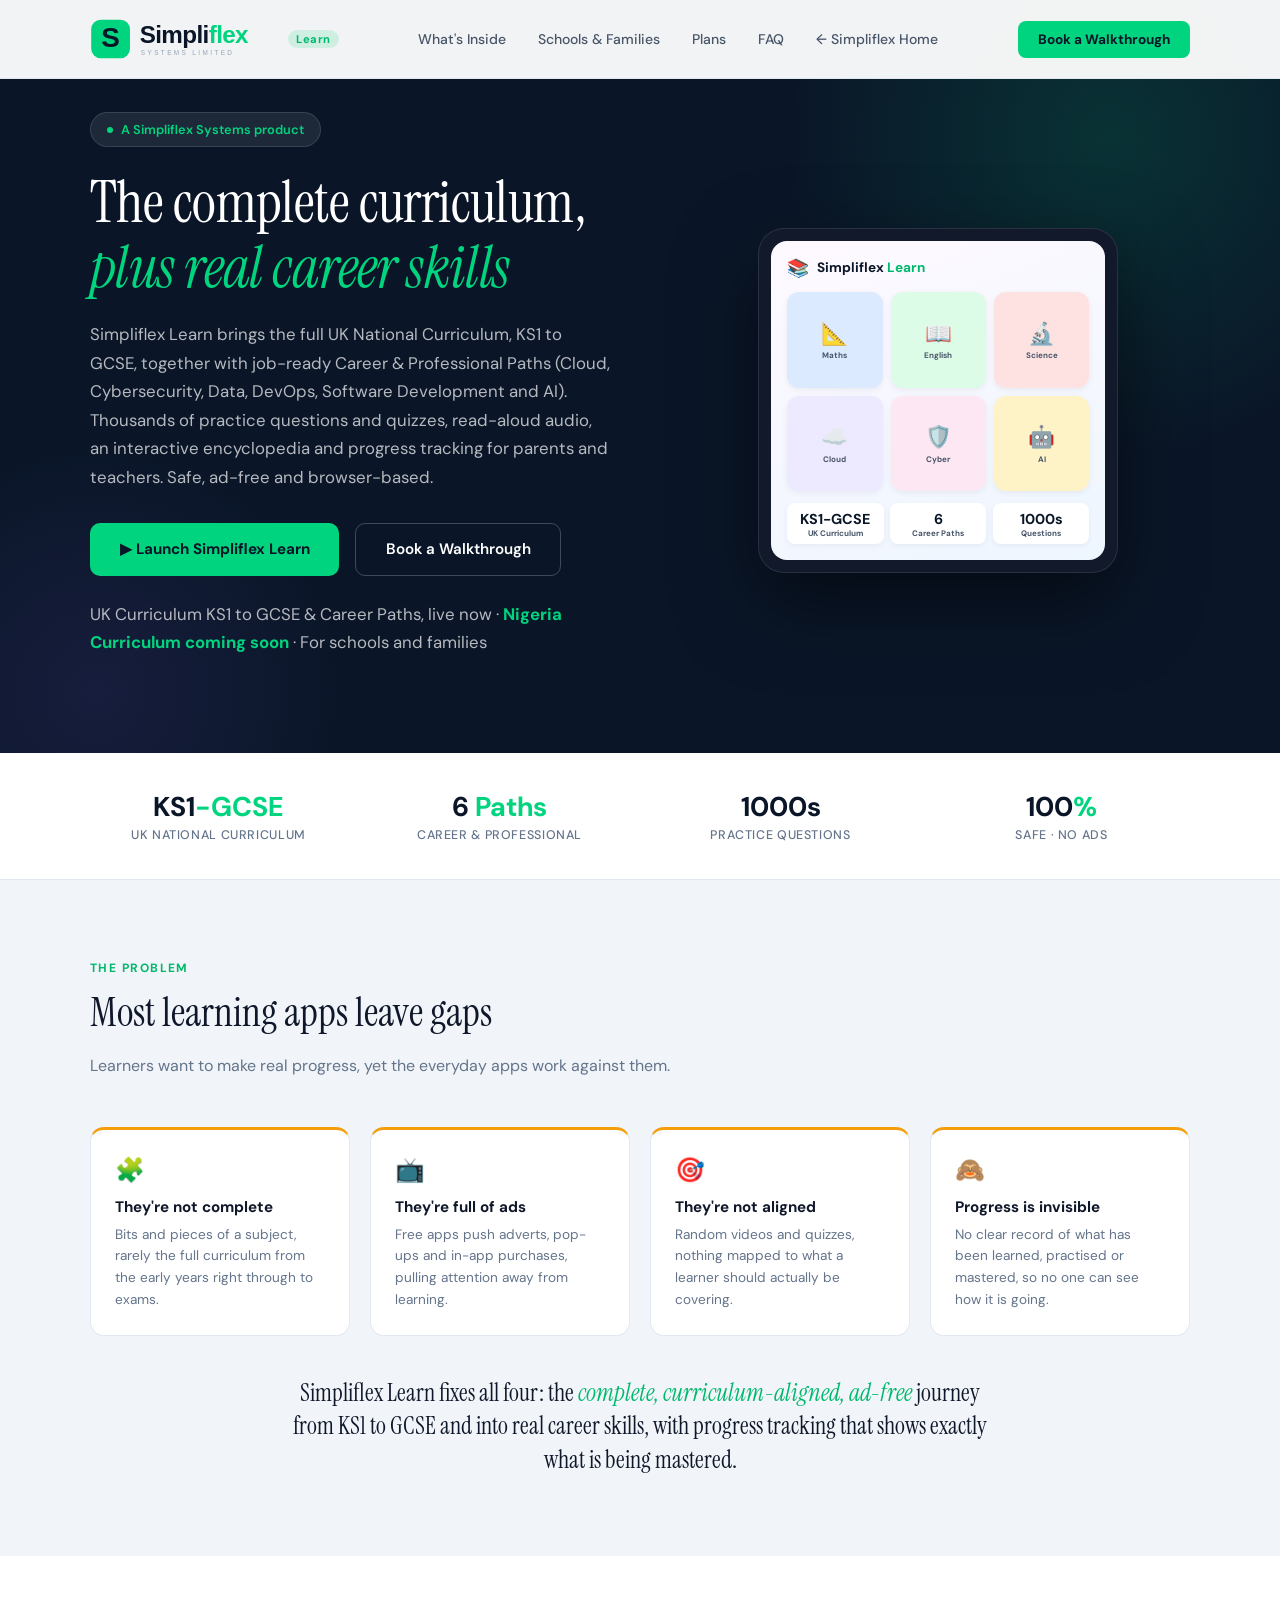
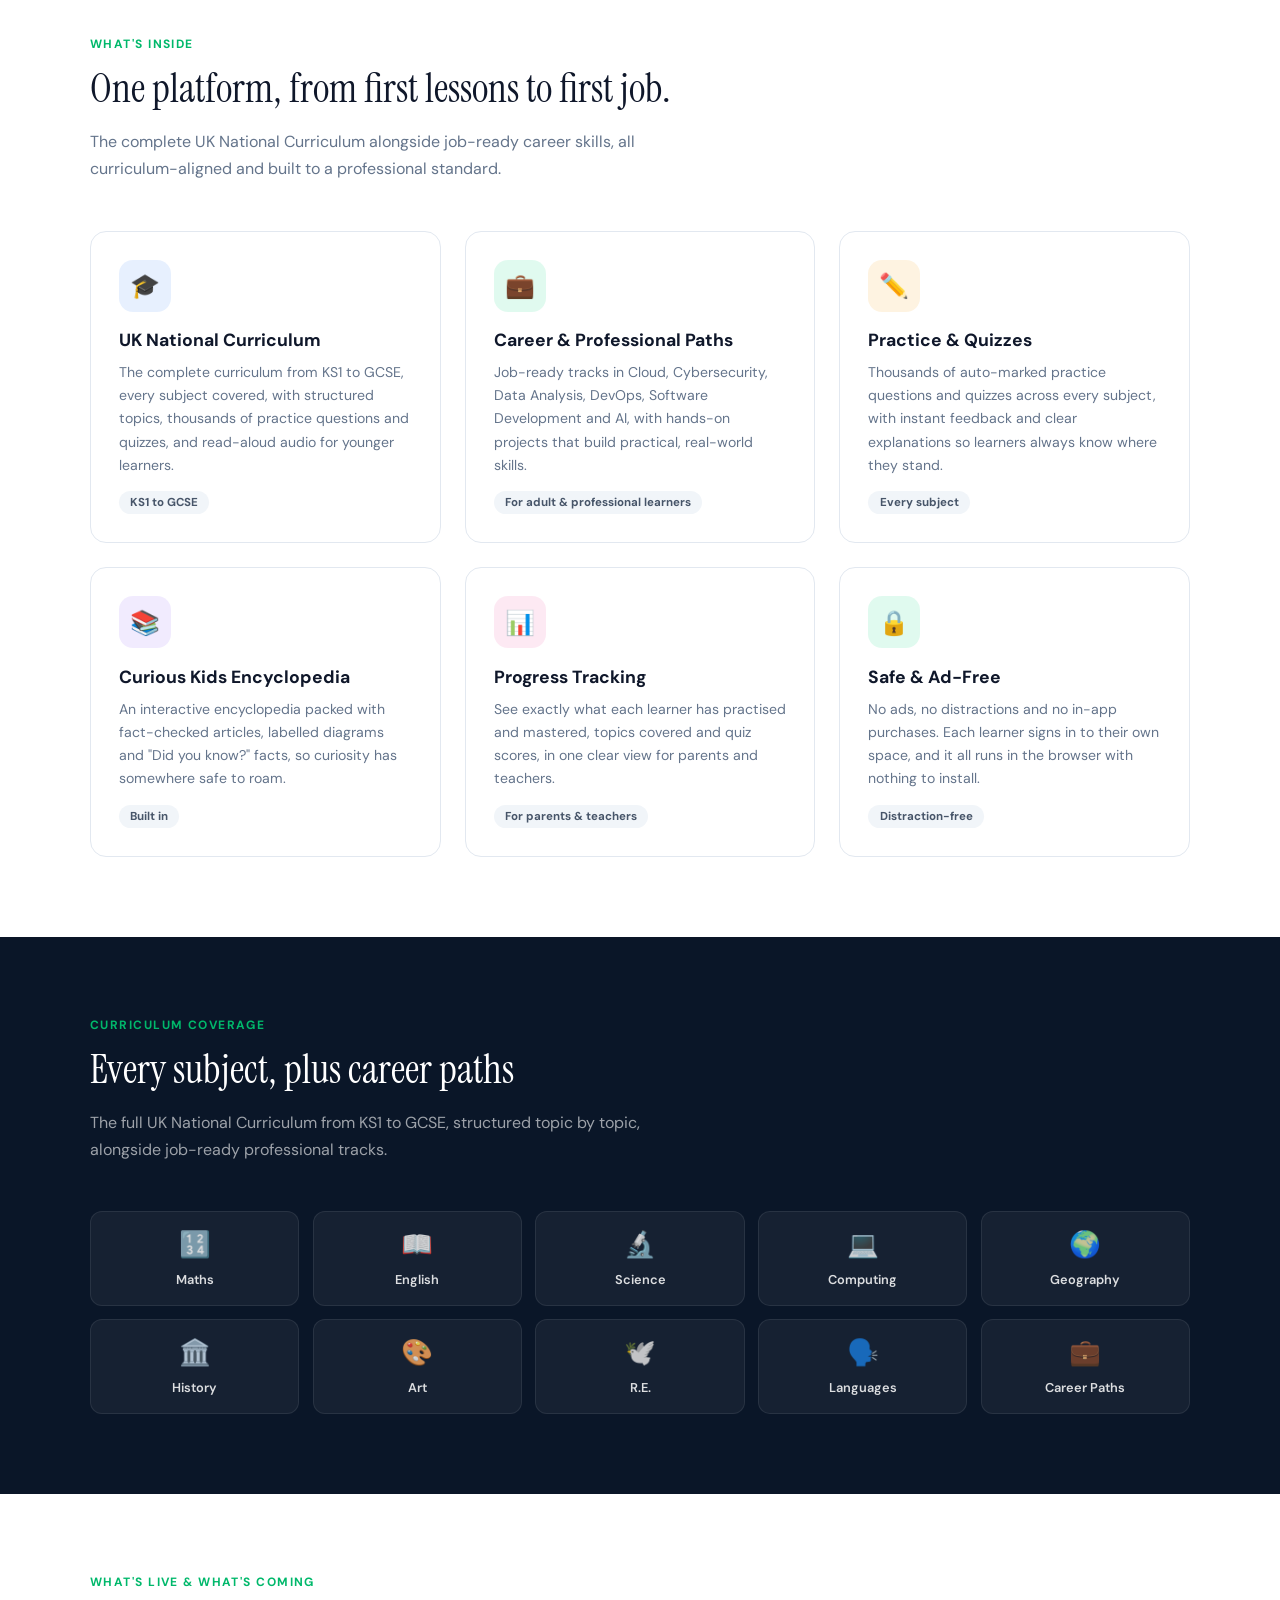
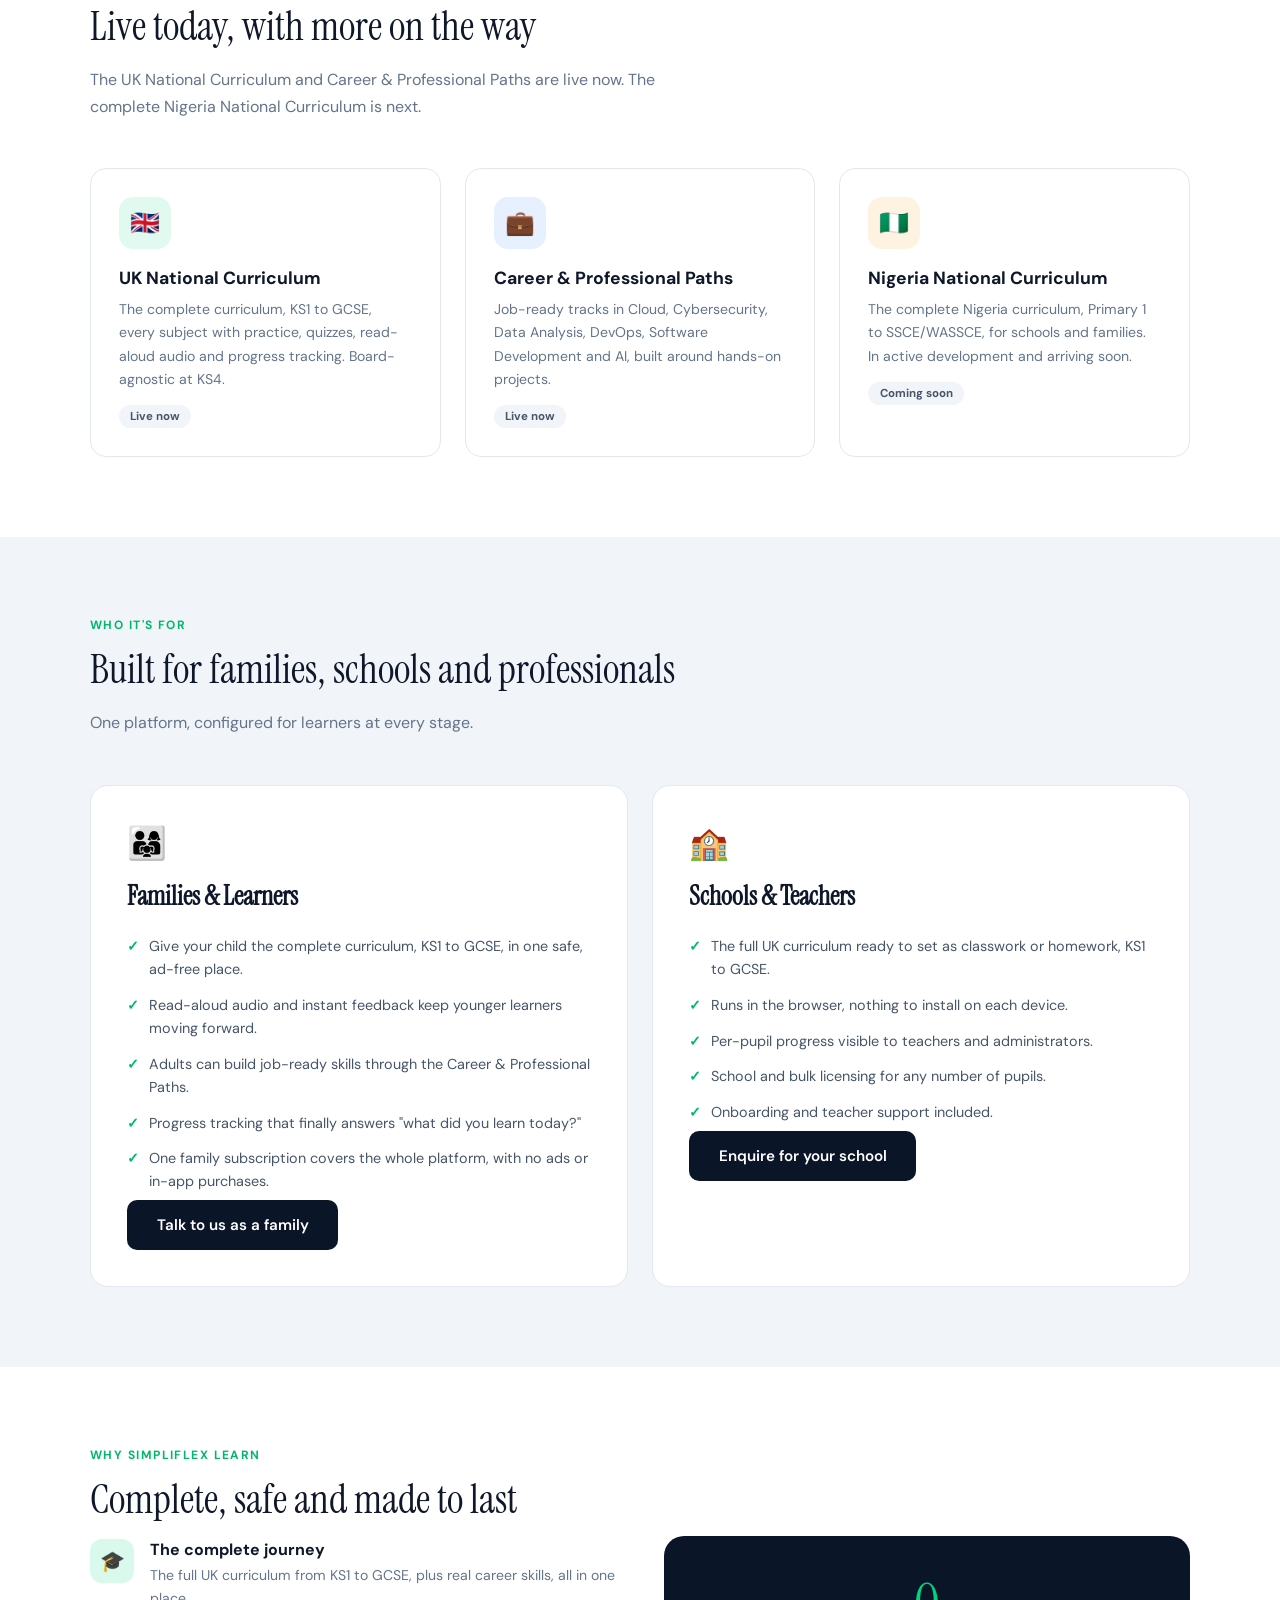
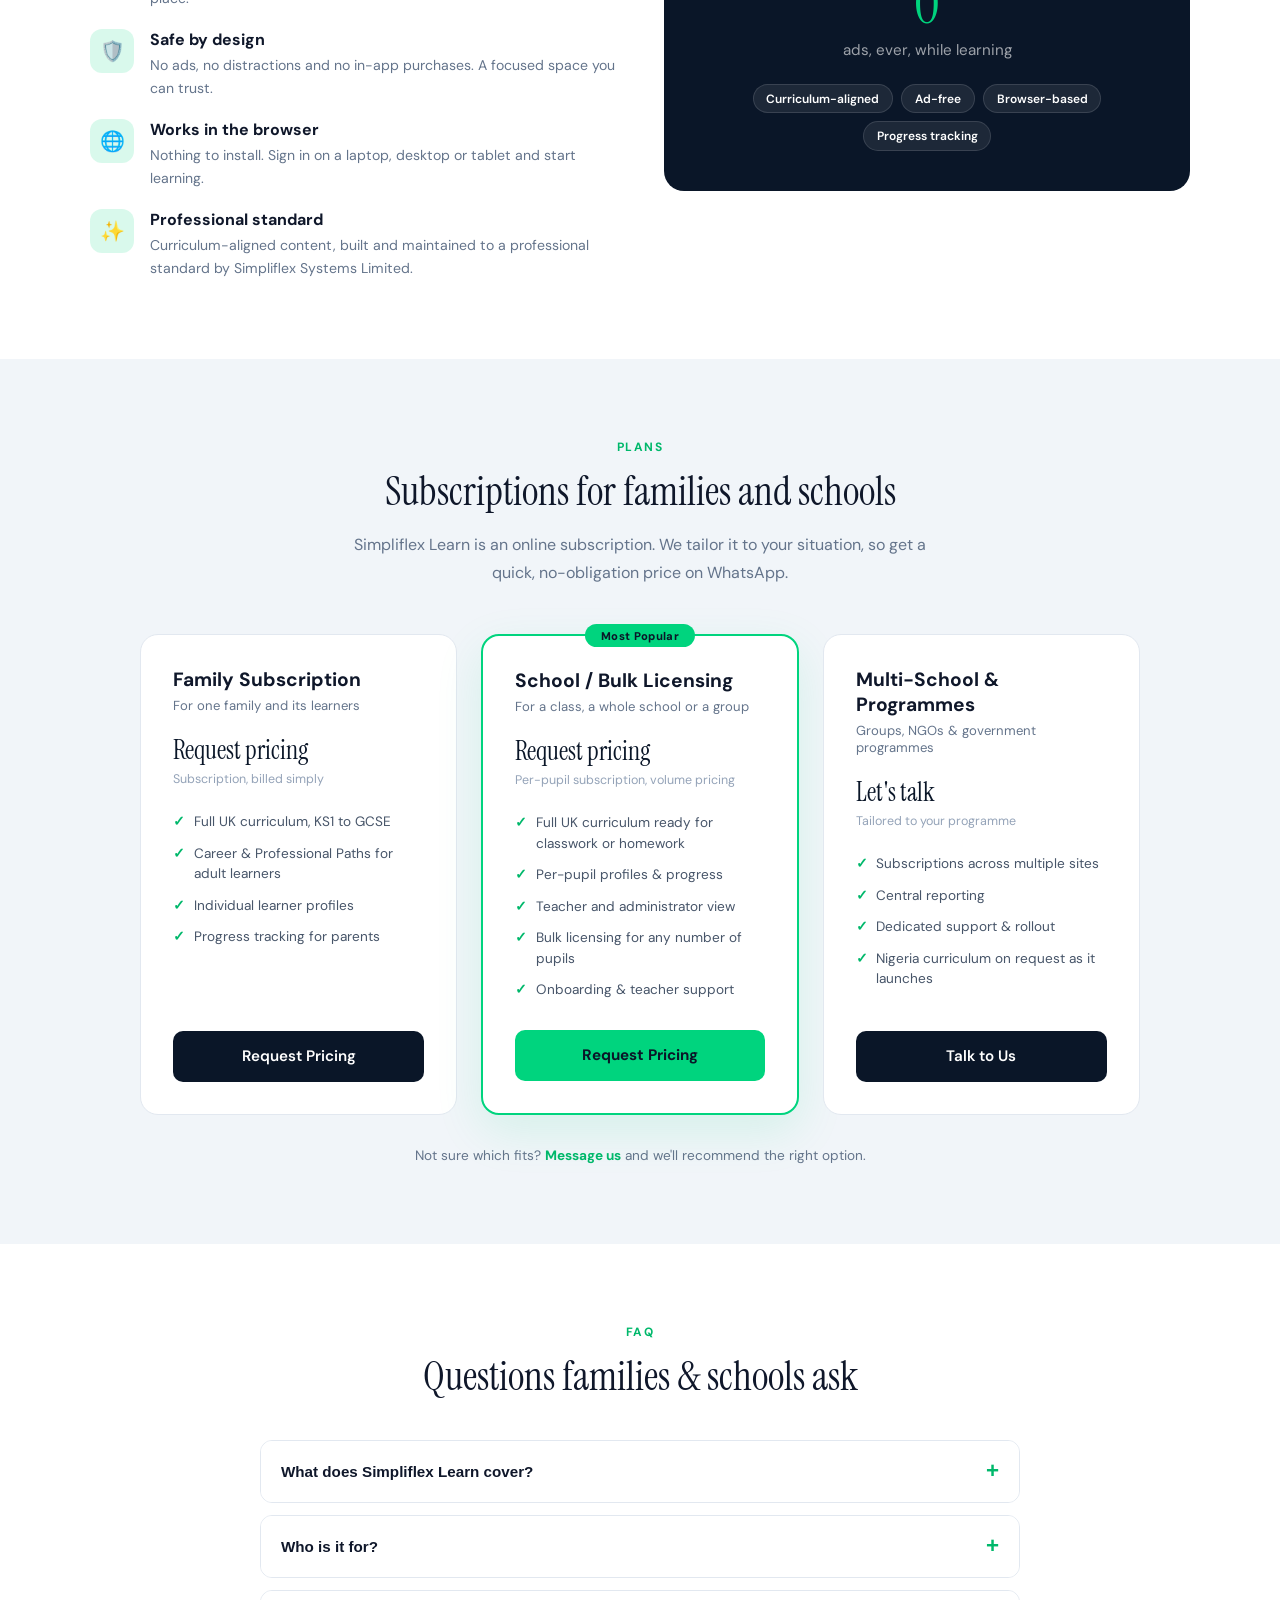
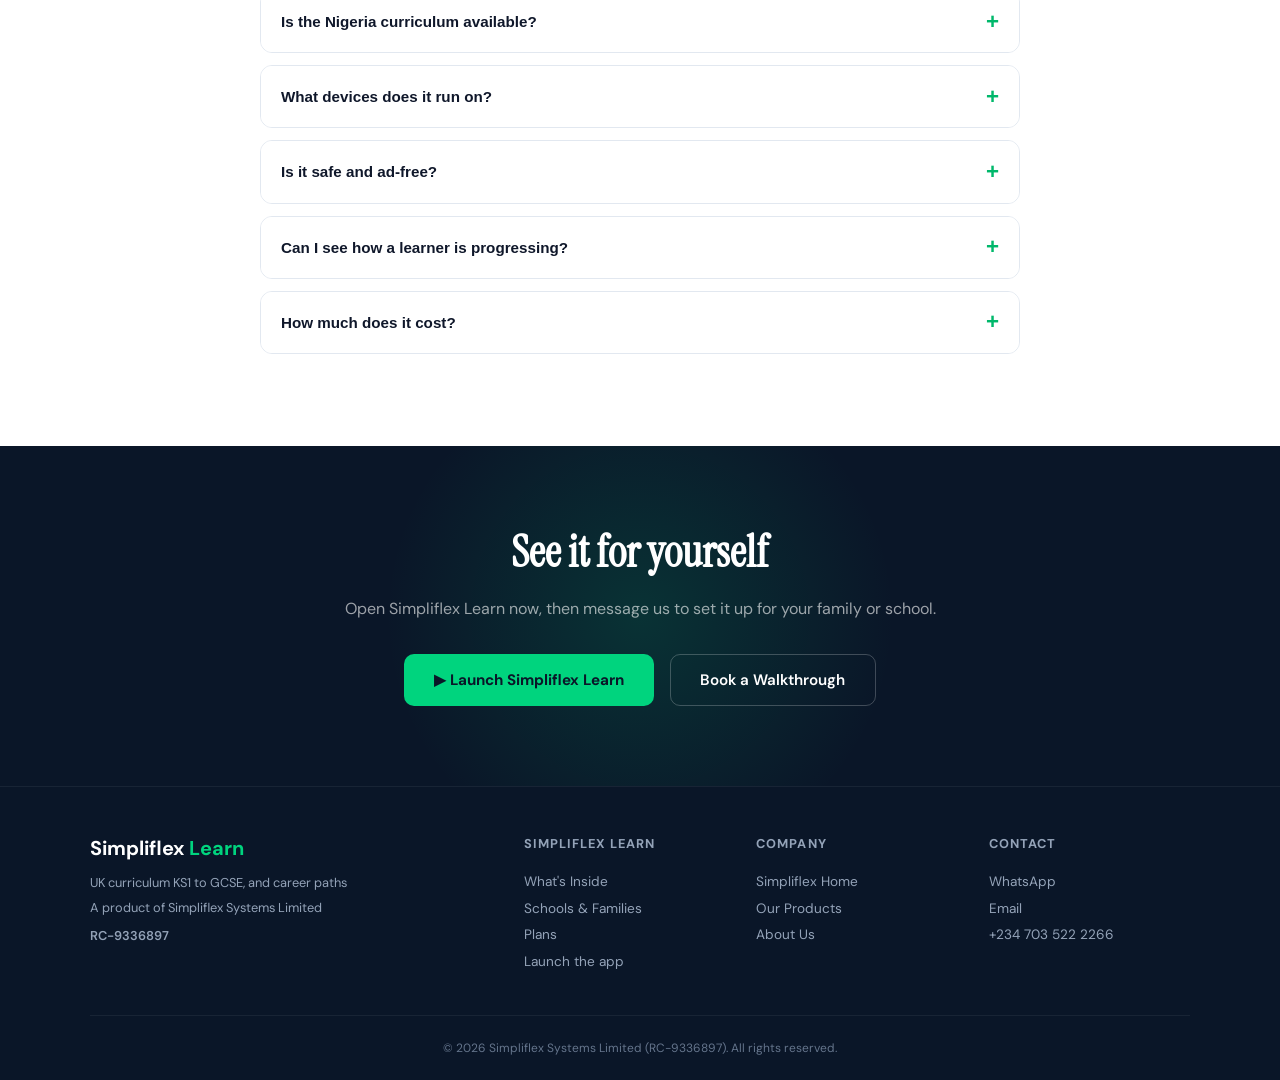
<file: simpliflex-umbrella/learn.html>
<!DOCTYPE html>
<html lang="en">
<head>
    <meta charset="UTF-8">
    <meta name="viewport" content="width=device-width, initial-scale=1.0, maximum-scale=5.0">
    <title>Simpliflex Learn | UK National Curriculum KS1-GCSE &amp; Career Paths</title>
    <meta name="description" content="Simpliflex Learn is the complete UK National Curriculum, KS1 to GCSE, plus job-ready Career &amp; Professional Paths (Cloud, Cybersecurity, Data, DevOps, Software Development, AI). Thousands of practice questions and quizzes, read-aloud audio, an interactive encyclopedia and progress tracking for parents and teachers. A safe, ad-free online subscription for schools and families. Nigeria National Curriculum coming soon.">
    <meta name="keywords" content="UK National Curriculum online, KS1 KS2 KS3 GCSE, learning platform for schools, family learning subscription, career paths Cloud Cybersecurity Data DevOps AI, Nigeria curriculum, Simpliflex Learn">
    <link rel="preconnect" href="https://fonts.googleapis.com">
    <link rel="preconnect" href="https://fonts.gstatic.com" crossorigin>
    <link href="https://fonts.googleapis.com/css2?family=DM+Sans:ital,opsz,wght@0,9..40,400;0,9..40,500;0,9..40,600;0,9..40,700;1,9..40,400&family=Instrument+Serif:ital@0;1&display=swap" rel="stylesheet">
    <link rel="icon" type="image/svg+xml" href="favicon.svg">
    <link rel="canonical" href="https://simpliflex.com.ng/learn.html">

    <!-- Open Graph / social sharing -->
    <meta property="og:type" content="website">
    <meta property="og:site_name" content="Simpliflex Systems Limited">
    <meta property="og:title" content="Simpliflex Learn: UK National Curriculum KS1-GCSE &amp; Career Paths">
    <meta property="og:description" content="The complete UK National Curriculum, KS1 to GCSE, plus job-ready Career &amp; Professional Paths. Thousands of practice questions and quizzes, read-aloud audio, an interactive encyclopedia and progress tracking. A safe, ad-free online subscription for schools and families.">
    <meta property="og:url" content="https://simpliflex.com.ng/learn.html">
    <meta property="og:image" content="https://simpliflex.com.ng/learn-og.png">
    <meta property="og:image:width" content="1200">
    <meta property="og:image:height" content="630">
    <meta property="og:locale" content="en_GB">
    <meta name="twitter:card" content="summary_large_image">
    <meta name="twitter:title" content="Simpliflex Learn: UK Curriculum KS1-GCSE &amp; Career Paths">
    <meta name="twitter:description" content="The complete UK National Curriculum KS1 to GCSE, plus job-ready Career Paths, with practice, quizzes, read-aloud audio and progress tracking. Safe, ad-free, browser-based. Nigeria curriculum coming soon.">
    <meta name="twitter:image" content="https://simpliflex.com.ng/learn-og.png">

    <!-- Structured data -->
    <script type="application/ld+json">
    {
      "@context": "https://schema.org",
      "@type": "SoftwareApplication",
      "name": "Simpliflex Learn",
      "applicationCategory": "EducationalApplication",
      "operatingSystem": "Web browser",
      "url": "https://simpliflex.com.ng/learn.html",
      "image": "https://simpliflex.com.ng/learn-og.png",
      "description": "The complete UK National Curriculum, KS1 to GCSE, for schools and families, plus job-ready Career and Professional Paths (Cloud, Cybersecurity, Data Analysis, DevOps, Software Development and AI). Every subject with thousands of practice questions and quizzes, read-aloud audio, an interactive Curious Kids encyclopedia and progress tracking for parents and teachers. Safe, ad-free and browser-based, on subscription. The complete Nigeria National Curriculum, Primary 1 to SSCE/WASSCE, is coming soon.",
      "inLanguage": "en",
      "audience": { "@type": "EducationalAudience", "educationalRole": "student" },
      "offers": { "@type": "Offer", "availability": "https://schema.org/InStock", "category": "subscription" },
      "publisher": {
        "@type": "Organization",
        "name": "Simpliflex Systems Limited",
        "url": "https://simpliflex.com.ng/",
        "identifier": "RC-9336897"
      }
    }
    </script>

    <!-- Privacy-friendly analytics -->
    <script defer data-domain="simpliflex.com.ng" src="https://plausible.io/js/script.js"></script>
    <style>
        :root {
            --navy: #0A1628;
            --navy-light: #132039;
            --accent: #00D47E;
            --accent-dark: #00B86B;
            --accent-glow: rgba(0, 212, 126, 0.15);
            --blue: #3B82F6;
            --purple: #8B5CF6;
            --orange: #F59E0B;
            --pink: #EC4899;
            --white: #FFFFFF;
            --gray-100: #F1F5F9;
            --gray-200: #E2E8F0;
            --gray-300: #CBD5E1;
            --gray-400: #94A3B8;
            --gray-500: #64748B;
            --gray-600: #475569;
            --text: #0F172A;
            --serif: 'Instrument Serif', Georgia, serif;
            --sans: 'DM Sans', -apple-system, sans-serif;
        }
        *, *::before, *::after { margin: 0; padding: 0; box-sizing: border-box; }
        html { scroll-behavior: smooth; }
        body { font-family: var(--sans); color: var(--text); background: var(--white); overflow-x: hidden; -webkit-font-smoothing: antialiased; }
        a { text-decoration: none; color: inherit; }
        img { max-width: 100%; display: block; }
        .container { max-width: 1140px; margin: 0 auto; padding: 0 1.25rem; }
        .section-label { font-size: 0.75rem; font-weight: 700; text-transform: uppercase; letter-spacing: 0.12em; color: var(--accent-dark); margin-bottom: 0.75rem; }
        .section-title { font-family: var(--serif); font-size: 2rem; font-weight: 400; color: var(--text); line-height: 1.2; margin-bottom: 1rem; }
        @media (min-width: 768px) { .section-title { font-size: 2.5rem; } }
        .section-desc { font-size: 1rem; color: var(--gray-500); line-height: 1.7; max-width: 600px; margin-bottom: 3rem; }
        .center { text-align: center; margin-left: auto; margin-right: auto; }

        /* NAV */
        nav { position: fixed; top: 0; left: 0; right: 0; z-index: 100; background: rgba(255,255,255,0.95); backdrop-filter: blur(20px); border-bottom: 1px solid var(--gray-200); }
        .nav-inner { display: flex; align-items: center; justify-content: space-between; padding: 1rem 1.25rem; max-width: 1140px; margin: 0 auto; }
        .nav-brand { display: flex; align-items: center; gap: 0.6rem; font-weight: 700; color: var(--navy); }
        .nav-brand img { height: 46px; width: auto; }
        .nav-brand .pill { font-size: 0.7rem; font-weight: 700; color: var(--accent-dark); background: var(--accent-glow); padding: 0.15rem 0.5rem; border-radius: 100px; letter-spacing: 0.04em; }
        .nav-links { display: none; gap: 2rem; align-items: center; }
        .nav-links a { font-size: 0.875rem; font-weight: 500; color: var(--gray-600); transition: color 0.2s; }
        .nav-links a:hover { color: var(--navy); }
        .nav-cta { display: none; padding: 0.625rem 1.25rem; background: var(--accent); color: var(--navy); font-size: 0.85rem; font-weight: 700; border-radius: 8px; transition: all 0.2s; }
        .nav-cta:hover { background: var(--accent-dark); transform: translateY(-1px); }
        @media (min-width: 880px) { .nav-links { display: flex; } .nav-cta { display: inline-flex; } }
        .mobile-toggle { display: flex; flex-direction: column; gap: 5px; background: none; border: none; cursor: pointer; padding: 8px; }
        .mobile-toggle span { width: 22px; height: 2px; background: var(--navy); border-radius: 2px; }
        @media (min-width: 880px) { .mobile-toggle { display: none; } }
        .mobile-menu { display: none; position: fixed; inset: 0; background: var(--white); z-index: 200; padding: 5rem 2rem 2rem; flex-direction: column; }
        .mobile-menu.active { display: flex; }
        .mobile-menu a { font-size: 1.1rem; font-weight: 600; padding: 1.1rem 0; border-bottom: 1px solid var(--gray-200); color: var(--text); }
        .mobile-menu .mobile-close { position: absolute; top: 1rem; right: 1.25rem; background: none; border: none; font-size: 1.75rem; cursor: pointer; }

        /* BUTTONS */
        .btn-accent { display: inline-flex; align-items: center; gap: 0.5rem; padding: 0.95rem 1.85rem; background: var(--accent); color: var(--navy); font-weight: 700; font-size: 0.95rem; border-radius: 10px; border: none; cursor: pointer; transition: all 0.2s; }
        .btn-accent:hover { background: var(--accent-dark); transform: translateY(-2px); box-shadow: 0 8px 24px var(--accent-glow); }
        .btn-ghost { display: inline-flex; align-items: center; gap: 0.5rem; padding: 0.95rem 1.85rem; background: transparent; border: 1px solid rgba(255,255,255,0.22); color: var(--white); font-weight: 600; font-size: 0.95rem; border-radius: 10px; cursor: pointer; transition: all 0.2s; }
        .btn-ghost:hover { background: rgba(255,255,255,0.08); border-color: rgba(255,255,255,0.4); }
        .btn-dark { display: inline-flex; align-items: center; gap: 0.5rem; padding: 0.95rem 1.85rem; background: var(--navy); color: var(--white); font-weight: 600; font-size: 0.95rem; border-radius: 10px; cursor: pointer; transition: all 0.2s; }
        .btn-dark:hover { background: var(--navy-light); transform: translateY(-2px); }

        /* HERO */
        .hero { padding: 7rem 0 4rem; background: var(--navy); position: relative; overflow: hidden; }
        .hero::before { content: ''; position: absolute; top: -25%; right: -12%; width: 650px; height: 650px; border-radius: 50%; background: radial-gradient(circle, var(--accent-glow) 0%, transparent 70%); pointer-events: none; }
        .hero::after { content: ''; position: absolute; bottom: -25%; left: -12%; width: 500px; height: 500px; border-radius: 50%; background: radial-gradient(circle, rgba(139,92,246,0.10) 0%, transparent 70%); pointer-events: none; }
        .hero-grid { position: relative; z-index: 1; display: grid; grid-template-columns: 1fr; gap: 3rem; align-items: center; }
        @media (min-width: 900px) { .hero-grid { grid-template-columns: 1.05fr 0.95fr; gap: 2.5rem; } }
        .hero-badge { display: inline-flex; align-items: center; gap: 0.5rem; padding: 0.5rem 1rem; background: rgba(255,255,255,0.08); border: 1px solid rgba(255,255,255,0.12); border-radius: 100px; font-size: 0.8rem; color: var(--accent); font-weight: 600; margin-bottom: 1.5rem; }
        .hero-badge::before { content: ''; width: 6px; height: 6px; background: var(--accent); border-radius: 50%; }
        .hero h1 { font-family: var(--serif); font-size: 2.6rem; font-weight: 400; color: var(--white); line-height: 1.12; margin-bottom: 1.25rem; letter-spacing: -0.01em; }
        .hero h1 em { font-style: italic; color: var(--accent); }
        @media (min-width: 576px) { .hero h1 { font-size: 3.1rem; } }
        @media (min-width: 992px) { .hero h1 { font-size: 3.6rem; } }
        .hero p { font-size: 1.05rem; color: rgba(255,255,255,0.7); line-height: 1.7; max-width: 520px; margin-bottom: 2rem; }
        .hero-actions { display: flex; gap: 1rem; flex-wrap: wrap; }
        .hero-note { margin-top: 1.5rem; font-size: 0.82rem; color: rgba(255,255,255,0.45); }
        .hero-note strong { color: var(--accent); }

        /* HERO DEVICE MOCKUP */
        .device { background: #11192b; border: 1px solid rgba(255,255,255,0.1); border-radius: 26px; padding: 12px; box-shadow: 0 30px 80px rgba(0,0,0,0.5); max-width: 360px; margin: 0 auto; }
        .device-screen { background: linear-gradient(160deg, #fef9ff 0%, #eef6ff 100%); border-radius: 16px; padding: 1rem; overflow: hidden; }
        .ds-top { display: flex; align-items: center; gap: 0.5rem; margin-bottom: 0.85rem; }
        .ds-logo { font-size: 1.1rem; }
        .ds-title { font-weight: 700; font-size: 0.85rem; color: var(--navy); }
        .ds-title span { color: var(--accent-dark); }
        .ds-grid { display: grid; grid-template-columns: repeat(3, 1fr); gap: 0.5rem; margin-bottom: 0.75rem; }
        .ds-tile { aspect-ratio: 1; border-radius: 12px; display: flex; flex-direction: column; align-items: center; justify-content: center; gap: 0.15rem; font-size: 1.35rem; box-shadow: 0 2px 6px rgba(0,0,0,0.06); }
        .ds-tile small { font-size: 0.5rem; font-weight: 700; color: var(--gray-600); }
        .ds-bar { display: flex; gap: 0.4rem; }
        .ds-chip { flex: 1; background: var(--white); border-radius: 8px; padding: 0.4rem; text-align: center; font-size: 0.5rem; font-weight: 700; color: var(--gray-600); box-shadow: 0 2px 6px rgba(0,0,0,0.05); }
        .ds-chip b { display: block; font-size: 0.9rem; color: var(--navy); }

        /* TRUST STRIP */
        .trust { background: var(--white); border-bottom: 1px solid var(--gray-200); padding: 2.25rem 0; }
        .trust-grid { display: grid; grid-template-columns: repeat(2, 1fr); gap: 1.5rem; text-align: center; }
        @media (min-width: 768px) { .trust-grid { grid-template-columns: repeat(4, 1fr); } }
        .trust-item h3 { font-size: 1.7rem; font-weight: 700; color: var(--navy); margin-bottom: 0.2rem; }
        .trust-item h3 span { color: var(--accent); }
        .trust-item p { font-size: 0.78rem; color: var(--gray-500); font-weight: 500; text-transform: uppercase; letter-spacing: 0.05em; }

        /* PROBLEM */
        .problem { padding: 5rem 0; background: var(--gray-100); }
        .problem-grid { display: grid; grid-template-columns: 1fr; gap: 1.25rem; }
        @media (min-width: 576px) { .problem-grid { grid-template-columns: repeat(2, 1fr); } }
        @media (min-width: 992px) { .problem-grid { grid-template-columns: repeat(4, 1fr); } }
        .problem-card { background: var(--white); border-radius: 14px; padding: 1.5rem; border: 1px solid var(--gray-200); border-top: 3px solid var(--orange); }
        .problem-card .pc-icon { font-size: 1.5rem; margin-bottom: 0.75rem; }
        .problem-card h4 { font-size: 0.95rem; font-weight: 700; color: var(--text); margin-bottom: 0.4rem; }
        .problem-card p { font-size: 0.85rem; color: var(--gray-500); line-height: 1.6; }
        .problem-answer { margin-top: 2.5rem; text-align: center; }
        .problem-answer p { font-family: var(--serif); font-size: 1.5rem; color: var(--text); max-width: 720px; margin: 0 auto; line-height: 1.4; }
        .problem-answer em { font-style: italic; color: var(--accent-dark); }

        /* SUITE */
        .suite { padding: 5rem 0; }
        .suite-grid { display: grid; grid-template-columns: 1fr; gap: 1.5rem; }
        @media (min-width: 600px) { .suite-grid { grid-template-columns: repeat(2, 1fr); } }
        @media (min-width: 992px) { .suite-grid { grid-template-columns: repeat(3, 1fr); } }
        .suite-card { background: var(--white); border: 1px solid var(--gray-200); border-radius: 16px; padding: 1.75rem; transition: all 0.3s; }
        .suite-card:hover { transform: translateY(-4px); box-shadow: 0 12px 40px rgba(0,0,0,0.08); border-color: var(--accent); }
        .suite-icon { width: 52px; height: 52px; border-radius: 14px; display: flex; align-items: center; justify-content: center; font-size: 1.5rem; margin-bottom: 1.1rem; }
        .suite-card h3 { font-size: 1.1rem; font-weight: 700; margin-bottom: 0.6rem; }
        .suite-card p { font-size: 0.88rem; color: var(--gray-500); line-height: 1.65; }
        .suite-card .tag { display: inline-block; margin-top: 0.9rem; font-size: 0.72rem; font-weight: 700; color: var(--gray-600); background: var(--gray-100); padding: 0.25rem 0.7rem; border-radius: 100px; }

        /* SUBJECTS */
        .subjects { padding: 5rem 0; background: var(--navy); color: var(--white); }
        .subjects .section-title { color: var(--white); }
        .subjects .section-desc { color: rgba(255,255,255,0.6); }
        .subj-grid { display: grid; grid-template-columns: repeat(2, 1fr); gap: 0.85rem; }
        @media (min-width: 576px) { .subj-grid { grid-template-columns: repeat(3, 1fr); } }
        @media (min-width: 900px) { .subj-grid { grid-template-columns: repeat(5, 1fr); } }
        .subj { background: rgba(255,255,255,0.05); border: 1px solid rgba(255,255,255,0.08); border-radius: 12px; padding: 1rem 0.75rem; text-align: center; transition: all 0.2s; }
        .subj:hover { background: rgba(0,212,126,0.1); border-color: var(--accent); }
        .subj .e { font-size: 1.6rem; display: block; margin-bottom: 0.4rem; }
        .subj span { font-size: 0.8rem; font-weight: 600; color: rgba(255,255,255,0.85); }

        /* AUDIENCE */
        .audience { padding: 5rem 0; background: var(--gray-100); }
        .aud-grid { display: grid; grid-template-columns: 1fr; gap: 1.5rem; }
        @media (min-width: 768px) { .aud-grid { grid-template-columns: 1fr 1fr; } }
        .aud-card { background: var(--white); border-radius: 18px; padding: 2.25rem; border: 1px solid var(--gray-200); }
        .aud-card .aud-icon { font-size: 2rem; margin-bottom: 1rem; }
        .aud-card h3 { font-family: var(--serif); font-size: 1.6rem; margin-bottom: 1rem; }
        .aud-card ul { list-style: none; }
        .aud-card li { display: flex; gap: 0.6rem; align-items: flex-start; font-size: 0.9rem; color: var(--gray-600); line-height: 1.6; padding: 0.4rem 0; }
        .aud-card li::before { content: '✓'; color: var(--accent-dark); font-weight: 800; flex-shrink: 0; }

        /* WHY OFFLINE */
        .why { padding: 5rem 0; }
        .why-grid { display: grid; grid-template-columns: 1fr; gap: 3rem; align-items: center; }
        @media (min-width: 900px) { .why-grid { grid-template-columns: 1fr 1fr; } }
        .why-list { display: grid; gap: 1.25rem; }
        .why-item { display: flex; gap: 1rem; align-items: flex-start; }
        .why-item .wi-icon { width: 44px; height: 44px; flex-shrink: 0; border-radius: 12px; background: var(--accent-glow); display: flex; align-items: center; justify-content: center; font-size: 1.25rem; }
        .why-item h4 { font-size: 1rem; font-weight: 700; margin-bottom: 0.25rem; }
        .why-item p { font-size: 0.88rem; color: var(--gray-500); line-height: 1.6; }
        .why-visual { background: var(--navy); border-radius: 20px; padding: 2.5rem; color: var(--white); text-align: center; }
        .why-visual .big { font-family: var(--serif); font-size: 3.5rem; color: var(--accent); line-height: 1; }
        .why-visual .big-sub { font-size: 0.95rem; color: rgba(255,255,255,0.6); margin: 0.5rem 0 1.5rem; }
        .why-visual .why-tags { display: flex; flex-wrap: wrap; gap: 0.5rem; justify-content: center; }
        .why-visual .why-tag { font-size: 0.75rem; font-weight: 600; padding: 0.35rem 0.8rem; border-radius: 100px; background: rgba(255,255,255,0.08); border: 1px solid rgba(255,255,255,0.12); }

        /* PLANS */
        .plans { padding: 5rem 0; background: var(--gray-100); }
        .plans-grid { display: grid; grid-template-columns: 1fr; gap: 1.5rem; max-width: 1000px; margin: 0 auto; }
        @media (min-width: 768px) { .plans-grid { grid-template-columns: repeat(3, 1fr); } }
        .plan { background: var(--white); border: 1px solid var(--gray-200); border-radius: 18px; padding: 2rem; position: relative; display: flex; flex-direction: column; }
        .plan.featured { border: 2px solid var(--accent); box-shadow: 0 16px 48px rgba(0,212,126,0.12); }
        .plan-pop { position: absolute; top: -12px; left: 50%; transform: translateX(-50%); background: var(--accent); color: var(--navy); font-size: 0.7rem; font-weight: 800; padding: 0.3rem 1rem; border-radius: 100px; letter-spacing: 0.03em; }
        .plan h3 { font-size: 1.2rem; font-weight: 700; margin-bottom: 0.3rem; }
        .plan .plan-who { font-size: 0.82rem; color: var(--gray-500); margin-bottom: 1.25rem; }
        .plan .plan-price { font-family: var(--serif); font-size: 1.6rem; color: var(--navy); margin-bottom: 0.25rem; }
        .plan .plan-price small { font-size: 0.8rem; color: var(--gray-400); font-family: var(--sans); }
        .plan .plan-note { font-size: 0.78rem; color: var(--gray-400); margin-bottom: 1.25rem; }
        .plan ul { list-style: none; margin-bottom: 1.5rem; flex: 1; }
        .plan li { display: flex; gap: 0.55rem; align-items: flex-start; font-size: 0.85rem; color: var(--gray-600); padding: 0.35rem 0; line-height: 1.5; }
        .plan li::before { content: '✓'; color: var(--accent-dark); font-weight: 800; flex-shrink: 0; }
        .plan .btn-accent, .plan .btn-dark { width: 100%; justify-content: center; }
        .plans-foot { text-align: center; margin-top: 2rem; font-size: 0.85rem; color: var(--gray-500); }

        /* FAQ */
        .faq { padding: 5rem 0; }
        .faq-wrap { max-width: 760px; margin: 0 auto; }
        .faq-item { border: 1px solid var(--gray-200); border-radius: 12px; margin-bottom: 0.75rem; overflow: hidden; }
        .faq-q { width: 100%; text-align: left; background: var(--white); border: none; padding: 1.1rem 1.25rem; font-size: 0.95rem; font-weight: 600; color: var(--text); cursor: pointer; display: flex; justify-content: space-between; gap: 1rem; align-items: center; }
        .faq-q::after { content: '+'; color: var(--accent-dark); font-size: 1.4rem; flex-shrink: 0; transition: transform 0.2s; }
        .faq-item.active .faq-q::after { transform: rotate(45deg); }
        .faq-a { max-height: 0; overflow: hidden; transition: max-height 0.3s ease; }
        .faq-item.active .faq-a { max-height: 320px; }
        .faq-a p { padding: 0 1.25rem 1.25rem; font-size: 0.9rem; color: var(--gray-500); line-height: 1.7; }

        /* CTA */
        .cta { padding: 5rem 0; background: var(--navy); text-align: center; position: relative; overflow: hidden; }
        .cta::before { content: ''; position: absolute; top: 50%; left: 50%; transform: translate(-50%, -50%); width: 600px; height: 600px; background: radial-gradient(circle, var(--accent-glow) 0%, transparent 60%); pointer-events: none; }
        .cta-content { position: relative; z-index: 1; max-width: 600px; margin: 0 auto; }
        .cta h2 { font-family: var(--serif); font-size: 2.25rem; color: var(--white); margin-bottom: 1rem; line-height: 1.2; }
        @media (min-width: 768px) { .cta h2 { font-size: 2.75rem; } }
        .cta p { font-size: 1rem; color: rgba(255,255,255,0.6); margin-bottom: 2rem; line-height: 1.7; }
        .cta-actions { display: flex; gap: 1rem; justify-content: center; flex-wrap: wrap; }

        /* FOOTER */
        footer { background: var(--navy); border-top: 1px solid rgba(255,255,255,0.06); padding: 3rem 0 1.5rem; }
        .footer-grid { display: grid; grid-template-columns: 1fr; gap: 2rem; margin-bottom: 2.5rem; }
        @media (min-width: 768px) { .footer-grid { grid-template-columns: 2fr 1fr 1fr 1fr; } }
        .footer-brand-name { font-size: 1.25rem; font-weight: 700; color: var(--white); margin-bottom: 0.75rem; }
        .footer-brand-name span { color: var(--accent); }
        .footer-brand p { font-size: 0.8rem; color: var(--gray-400); line-height: 1.6; margin-bottom: 0.25rem; }
        .footer-rc { font-size: 0.75rem; color: var(--accent); font-weight: 600; margin-top: 0.5rem; }
        .footer-col h4 { font-size: 0.8rem; font-weight: 700; text-transform: uppercase; letter-spacing: 0.08em; color: var(--gray-400); margin-bottom: 1rem; }
        .footer-col a { display: block; font-size: 0.85rem; color: var(--gray-400); padding: 0.3rem 0; transition: color 0.2s; }
        .footer-col a:hover { color: var(--accent); }
        .footer-bottom { padding-top: 1.5rem; border-top: 1px solid rgba(255,255,255,0.06); text-align: center; }
        .footer-bottom p { font-size: 0.75rem; color: var(--gray-500); }

        @keyframes fadeUp { from { opacity: 0; transform: translateY(20px); } to { opacity: 1; transform: translateY(0); } }
        .hero-content { animation: fadeUp 0.8s ease-out; }
    </style>
</head>
<body>

    <nav>
        <div class="nav-inner">
            <a href="index.html" class="nav-brand">
                <img src="logo.svg" alt="Simpliflex Systems Limited">
                <span class="pill">Learn</span>
            </a>
            <div class="nav-links">
                <a href="#suite">What's Inside</a>
                <a href="#audience">Schools &amp; Families</a>
                <a href="#plans">Plans</a>
                <a href="#faq">FAQ</a>
                <a href="index.html">← Simpliflex Home</a>
            </div>
            <a href="https://wa.me/2347035222266?text=Hello%20Simpliflex%2C%20I%27d%20like%20to%20book%20a%20Simpliflex%20Learn%20walkthrough." class="nav-cta">Book a Walkthrough</a>
            <button class="mobile-toggle" onclick="toggleMenu()" aria-label="Menu"><span></span><span></span><span></span></button>
        </div>
    </nav>

    <div class="mobile-menu" id="mobileMenu">
        <button class="mobile-close" onclick="toggleMenu()">&times;</button>
        <a href="#suite" onclick="toggleMenu()">What's Inside</a>
        <a href="#audience" onclick="toggleMenu()">Schools &amp; Families</a>
        <a href="#plans" onclick="toggleMenu()">Plans</a>
        <a href="#faq" onclick="toggleMenu()">FAQ</a>
        <a href="https://learn.simpliflex.com.ng" target="_blank" rel="noopener">Launch Simpliflex Learn</a>
        <a href="index.html" onclick="toggleMenu()">← Simpliflex Home</a>
    </div>

    <!-- HERO -->
    <section class="hero">
        <div class="container">
            <div class="hero-grid">
                <div class="hero-content">
                    <div class="hero-badge">A Simpliflex Systems product</div>
                    <h1>The complete curriculum, <em>plus real career skills</em></h1>
                    <p>Simpliflex Learn brings the full UK National Curriculum, KS1 to GCSE, together with job-ready Career &amp; Professional Paths (Cloud, Cybersecurity, Data, DevOps, Software Development and AI). Thousands of practice questions and quizzes, read-aloud audio, an interactive encyclopedia and progress tracking for parents and teachers. Safe, ad-free and browser-based.</p>
                    <div class="hero-actions">
                        <a href="https://learn.simpliflex.com.ng" target="_blank" rel="noopener" class="btn-accent">▶ Launch Simpliflex Learn</a>
                        <a href="https://wa.me/2347035222266?text=Hello%20Simpliflex%2C%20I%27d%20like%20to%20book%20a%20Simpliflex%20Learn%20walkthrough." class="btn-ghost">Book a Walkthrough</a>
                    </div>
                    <p class="hero-note">UK Curriculum KS1 to GCSE &amp; Career Paths, live now · <strong>Nigeria Curriculum coming soon</strong> · For schools and families</p>
                </div>
                <div class="hero-visual">
                    <div class="device">
                        <div class="device-screen">
                            <div class="ds-top">
                                <span class="ds-logo">📚</span>
                                <span class="ds-title">Simpliflex <span>Learn</span></span>
                            </div>
                            <div class="ds-grid">
                                <div class="ds-tile" style="background:#dbeafe">📐<small>Maths</small></div>
                                <div class="ds-tile" style="background:#dcfce7">📖<small>English</small></div>
                                <div class="ds-tile" style="background:#fee2e2">🔬<small>Science</small></div>
                                <div class="ds-tile" style="background:#ede9fe">☁️<small>Cloud</small></div>
                                <div class="ds-tile" style="background:#fce7f3">🛡️<small>Cyber</small></div>
                                <div class="ds-tile" style="background:#fef3c7">🤖<small>AI</small></div>
                            </div>
                            <div class="ds-bar">
                                <div class="ds-chip"><b>KS1-GCSE</b>UK Curriculum</div>
                                <div class="ds-chip"><b>6</b>Career Paths</div>
                                <div class="ds-chip"><b>1000s</b>Questions</div>
                            </div>
                        </div>
                    </div>
                </div>
            </div>
        </div>
    </section>

    <!-- TRUST STRIP -->
    <section class="trust">
        <div class="container">
            <div class="trust-grid">
                <div class="trust-item"><h3>KS1<span>-GCSE</span></h3><p>UK National Curriculum</p></div>
                <div class="trust-item"><h3>6<span> Paths</span></h3><p>Career &amp; Professional</p></div>
                <div class="trust-item"><h3>1000s</h3><p>Practice Questions</p></div>
                <div class="trust-item"><h3>100<span>%</span></h3><p>Safe · No Ads</p></div>
            </div>
        </div>
    </section>

    <!-- PROBLEM -->
    <section class="problem">
        <div class="container">
            <p class="section-label">The Problem</p>
            <h2 class="section-title">Most learning apps leave gaps</h2>
            <p class="section-desc">Learners want to make real progress, yet the everyday apps work against them.</p>
            <div class="problem-grid">
                <div class="problem-card"><div class="pc-icon">🧩</div><h4>They're not complete</h4><p>Bits and pieces of a subject, rarely the full curriculum from the early years right through to exams.</p></div>
                <div class="problem-card"><div class="pc-icon">📺</div><h4>They're full of ads</h4><p>Free apps push adverts, pop-ups and in-app purchases, pulling attention away from learning.</p></div>
                <div class="problem-card"><div class="pc-icon">🎯</div><h4>They're not aligned</h4><p>Random videos and quizzes, nothing mapped to what a learner should actually be covering.</p></div>
                <div class="problem-card"><div class="pc-icon">🙈</div><h4>Progress is invisible</h4><p>No clear record of what has been learned, practised or mastered, so no one can see how it is going.</p></div>
            </div>
            <div class="problem-answer">
                <p>Simpliflex Learn fixes all four: the <em>complete, curriculum-aligned, ad-free</em> journey from KS1 to GCSE and into real career skills, with progress tracking that shows exactly what is being mastered.</p>
            </div>
        </div>
    </section>

    <!-- SUITE / WHAT'S INSIDE -->
    <section class="suite" id="suite">
        <div class="container">
            <p class="section-label">What's Inside</p>
            <h2 class="section-title">One platform, from first lessons to first job.</h2>
            <p class="section-desc">The complete UK National Curriculum alongside job-ready career skills, all curriculum-aligned and built to a professional standard.</p>
            <div class="suite-grid">
                <div class="suite-card">
                    <div class="suite-icon" style="background:rgba(59,130,246,0.12)">🎓</div>
                    <h3>UK National Curriculum</h3>
                    <p>The complete curriculum from KS1 to GCSE, every subject covered, with structured topics, thousands of practice questions and quizzes, and read-aloud audio for younger learners.</p>
                    <span class="tag">KS1 to GCSE</span>
                </div>
                <div class="suite-card">
                    <div class="suite-icon" style="background:rgba(0,212,126,0.12)">💼</div>
                    <h3>Career &amp; Professional Paths</h3>
                    <p>Job-ready tracks in Cloud, Cybersecurity, Data Analysis, DevOps, Software Development and AI, with hands-on projects that build practical, real-world skills.</p>
                    <span class="tag">For adult &amp; professional learners</span>
                </div>
                <div class="suite-card">
                    <div class="suite-icon" style="background:rgba(245,158,11,0.12)">✏️</div>
                    <h3>Practice &amp; Quizzes</h3>
                    <p>Thousands of auto-marked practice questions and quizzes across every subject, with instant feedback and clear explanations so learners always know where they stand.</p>
                    <span class="tag">Every subject</span>
                </div>
                <div class="suite-card">
                    <div class="suite-icon" style="background:rgba(139,92,246,0.12)">📚</div>
                    <h3>Curious Kids Encyclopedia</h3>
                    <p>An interactive encyclopedia packed with fact-checked articles, labelled diagrams and "Did you know?" facts, so curiosity has somewhere safe to roam.</p>
                    <span class="tag">Built in</span>
                </div>
                <div class="suite-card">
                    <div class="suite-icon" style="background:rgba(236,72,153,0.12)">📊</div>
                    <h3>Progress Tracking</h3>
                    <p>See exactly what each learner has practised and mastered, topics covered and quiz scores, in one clear view for parents and teachers.</p>
                    <span class="tag">For parents &amp; teachers</span>
                </div>
                <div class="suite-card">
                    <div class="suite-icon" style="background:rgba(0,212,126,0.12)">🔒</div>
                    <h3>Safe &amp; Ad-Free</h3>
                    <p>No ads, no distractions and no in-app purchases. Each learner signs in to their own space, and it all runs in the browser with nothing to install.</p>
                    <span class="tag">Distraction-free</span>
                </div>
            </div>
        </div>
    </section>

    <!-- SUBJECTS -->
    <section class="subjects">
        <div class="container">
            <p class="section-label">Curriculum Coverage</p>
            <h2 class="section-title">Every subject, plus career paths</h2>
            <p class="section-desc">The full UK National Curriculum from KS1 to GCSE, structured topic by topic, alongside job-ready professional tracks.</p>
            <div class="subj-grid">
                <div class="subj"><span class="e">🔢</span><span>Maths</span></div>
                <div class="subj"><span class="e">📖</span><span>English</span></div>
                <div class="subj"><span class="e">🔬</span><span>Science</span></div>
                <div class="subj"><span class="e">💻</span><span>Computing</span></div>
                <div class="subj"><span class="e">🌍</span><span>Geography</span></div>
                <div class="subj"><span class="e">🏛️</span><span>History</span></div>
                <div class="subj"><span class="e">🎨</span><span>Art</span></div>
                <div class="subj"><span class="e">🕊️</span><span>R.E.</span></div>
                <div class="subj"><span class="e">🗣️</span><span>Languages</span></div>
                <div class="subj"><span class="e">💼</span><span>Career Paths</span></div>
            </div>
        </div>
    </section>

    <!-- CURRICULUM CUSTOMISATION -->
    <section class="suite" id="curriculum">
        <div class="container">
            <p class="section-label">What's Live &amp; What's Coming</p>
            <h2 class="section-title">Live today, with more on the way</h2>
            <p class="section-desc">The UK National Curriculum and Career &amp; Professional Paths are live now. The complete Nigeria National Curriculum is next.</p>
            <div class="suite-grid">
                <div class="suite-card">
                    <div class="suite-icon" style="background:rgba(0,212,126,0.12)">🇬🇧</div>
                    <h3>UK National Curriculum</h3>
                    <p>The complete curriculum, KS1 to GCSE, every subject with practice, quizzes, read-aloud audio and progress tracking. Board-agnostic at KS4.</p>
                    <span class="tag">Live now</span>
                </div>
                <div class="suite-card">
                    <div class="suite-icon" style="background:rgba(59,130,246,0.12)">💼</div>
                    <h3>Career &amp; Professional Paths</h3>
                    <p>Job-ready tracks in Cloud, Cybersecurity, Data Analysis, DevOps, Software Development and AI, built around hands-on projects.</p>
                    <span class="tag">Live now</span>
                </div>
                <div class="suite-card">
                    <div class="suite-icon" style="background:rgba(245,158,11,0.12)">🇳🇬</div>
                    <h3>Nigeria National Curriculum</h3>
                    <p>The complete Nigeria curriculum, Primary 1 to SSCE/WASSCE, for schools and families. In active development and arriving soon.</p>
                    <span class="tag">Coming soon</span>
                </div>
            </div>
        </div>
    </section>

    <!-- AUDIENCE -->
    <section class="audience" id="audience">
        <div class="container">
            <p class="section-label">Who It's For</p>
            <h2 class="section-title">Built for families, schools and professionals</h2>
            <p class="section-desc">One platform, configured for learners at every stage.</p>
            <div class="aud-grid">
                <div class="aud-card">
                    <div class="aud-icon">👨‍👩‍👧</div>
                    <h3>Families &amp; Learners</h3>
                    <ul>
                        <li>Give your child the complete curriculum, KS1 to GCSE, in one safe, ad-free place.</li>
                        <li>Read-aloud audio and instant feedback keep younger learners moving forward.</li>
                        <li>Adults can build job-ready skills through the Career &amp; Professional Paths.</li>
                        <li>Progress tracking that finally answers "what did you learn today?"</li>
                        <li>One family subscription covers the whole platform, with no ads or in-app purchases.</li>
                    </ul>
                    <a href="https://wa.me/2347035222266?text=Hello%20Simpliflex%2C%20I%27m%20a%20parent%20interested%20in%20Simpliflex%20Learn." class="btn-dark">Talk to us as a family</a>
                </div>
                <div class="aud-card">
                    <div class="aud-icon">🏫</div>
                    <h3>Schools &amp; Teachers</h3>
                    <ul>
                        <li>The full UK curriculum ready to set as classwork or homework, KS1 to GCSE.</li>
                        <li>Runs in the browser, nothing to install on each device.</li>
                        <li>Per-pupil progress visible to teachers and administrators.</li>
                        <li>School and bulk licensing for any number of pupils.</li>
                        <li>Onboarding and teacher support included.</li>
                    </ul>
                    <a href="https://wa.me/2347035222266?text=Hello%20Simpliflex%2C%20I%27m%20enquiring%20about%20Simpliflex%20Learn%20for%20my%20school." class="btn-dark">Enquire for your school</a>
                </div>
            </div>
        </div>
    </section>

    <!-- WHY OFFLINE -->
    <section class="why">
        <div class="container">
            <div class="why-grid">
                <div>
                    <p class="section-label">Why Simpliflex Learn</p>
                    <h2 class="section-title">Complete, safe and made to last</h2>
                    <div class="why-list">
                        <div class="why-item"><div class="wi-icon">🎓</div><div><h4>The complete journey</h4><p>The full UK curriculum from KS1 to GCSE, plus real career skills, all in one place.</p></div></div>
                        <div class="why-item"><div class="wi-icon">🛡️</div><div><h4>Safe by design</h4><p>No ads, no distractions and no in-app purchases. A focused space you can trust.</p></div></div>
                        <div class="why-item"><div class="wi-icon">🌐</div><div><h4>Works in the browser</h4><p>Nothing to install. Sign in on a laptop, desktop or tablet and start learning.</p></div></div>
                        <div class="why-item"><div class="wi-icon">✨</div><div><h4>Professional standard</h4><p>Curriculum-aligned content, built and maintained to a professional standard by Simpliflex Systems Limited.</p></div></div>
                    </div>
                </div>
                <div class="why-visual">
                    <div class="big">0</div>
                    <div class="big-sub">ads, ever, while learning</div>
                    <div class="why-tags">
                        <span class="why-tag">Curriculum-aligned</span>
                        <span class="why-tag">Ad-free</span>
                        <span class="why-tag">Browser-based</span>
                        <span class="why-tag">Progress tracking</span>
                    </div>
                </div>
            </div>
        </div>
    </section>

    <!-- PLANS -->
    <section class="plans" id="plans">
        <div class="container">
            <p class="section-label center">Plans</p>
            <h2 class="section-title center">Subscriptions for families and schools</h2>
            <p class="section-desc center">Simpliflex Learn is an online subscription. We tailor it to your situation, so get a quick, no-obligation price on WhatsApp.</p>
            <div class="plans-grid">
                <div class="plan">
                    <h3>Family Subscription</h3>
                    <p class="plan-who">For one family and its learners</p>
                    <div class="plan-price">Request pricing</div>
                    <p class="plan-note">Subscription, billed simply</p>
                    <ul>
                        <li>Full UK curriculum, KS1 to GCSE</li>
                        <li>Career &amp; Professional Paths for adult learners</li>
                        <li>Individual learner profiles</li>
                        <li>Progress tracking for parents</li>
                    </ul>
                    <a href="https://wa.me/2347035222266?text=Hello%20Simpliflex%2C%20I%27d%20like%20pricing%20for%20the%20Simpliflex%20Learn%20family%20subscription." class="btn-dark">Request Pricing</a>
                </div>
                <div class="plan featured">
                    <span class="plan-pop">Most Popular</span>
                    <h3>School / Bulk Licensing</h3>
                    <p class="plan-who">For a class, a whole school or a group</p>
                    <div class="plan-price">Request pricing</div>
                    <p class="plan-note">Per-pupil subscription, volume pricing</p>
                    <ul>
                        <li>Full UK curriculum ready for classwork or homework</li>
                        <li>Per-pupil profiles &amp; progress</li>
                        <li>Teacher and administrator view</li>
                        <li>Bulk licensing for any number of pupils</li>
                        <li>Onboarding &amp; teacher support</li>
                    </ul>
                    <a href="https://wa.me/2347035222266?text=Hello%20Simpliflex%2C%20I%27d%20like%20pricing%20for%20Simpliflex%20Learn%20for%20my%20school." class="btn-accent">Request Pricing</a>
                </div>
                <div class="plan">
                    <h3>Multi-School &amp; Programmes</h3>
                    <p class="plan-who">Groups, NGOs &amp; government programmes</p>
                    <div class="plan-price">Let's talk</div>
                    <p class="plan-note">Tailored to your programme</p>
                    <ul>
                        <li>Subscriptions across multiple sites</li>
                        <li>Central reporting</li>
                        <li>Dedicated support &amp; rollout</li>
                        <li>Nigeria curriculum on request as it launches</li>
                    </ul>
                    <a href="https://wa.me/2347035222266?text=Hello%20Simpliflex%2C%20I%27d%20like%20to%20discuss%20Simpliflex%20Learn%20for%20multiple%20schools." class="btn-dark">Talk to Us</a>
                </div>
            </div>
            <p class="plans-foot">Not sure which fits? <a href="https://wa.me/2347035222266?text=Hello%20Simpliflex%2C%20I%20have%20a%20question%20about%20Simpliflex%20Learn." style="color:var(--accent-dark);font-weight:700">Message us</a> and we'll recommend the right option.</p>
        </div>
    </section>

    <!-- FAQ -->
    <section class="faq" id="faq">
        <div class="container">
            <p class="section-label center">FAQ</p>
            <h2 class="section-title center">Questions families &amp; schools ask</h2>
            <div class="faq-wrap" style="margin-top:2.5rem">
                <div class="faq-item"><button class="faq-q">What does Simpliflex Learn cover?</button><div class="faq-a"><p>The complete UK National Curriculum, KS1 to GCSE, every subject with thousands of practice questions and quizzes, read-aloud audio and an interactive encyclopedia. It also includes job-ready Career &amp; Professional Paths in Cloud, Cybersecurity, Data Analysis, DevOps, Software Development and AI, with hands-on projects.</p></div></div>
                <div class="faq-item"><button class="faq-q">Who is it for?</button><div class="faq-a"><p>Schools, families and individual learners. Children work through the full curriculum from KS1 to GCSE, while adults and professionals can build practical skills through the Career &amp; Professional Paths. Parents and teachers get progress tracking throughout.</p></div></div>
                <div class="faq-item"><button class="faq-q">Is the Nigeria curriculum available?</button><div class="faq-a"><p>The complete Nigeria National Curriculum, Primary 1 to SSCE/WASSCE, for schools and families, is in active development and coming soon. The UK National Curriculum and the Career &amp; Professional Paths are live now.</p></div></div>
                <div class="faq-item"><button class="faq-q">What devices does it run on?</button><div class="faq-a"><p>Any reasonably modern laptop, desktop or tablet with a web browser. Simpliflex Learn runs in the browser, so there is nothing to install on each device.</p></div></div>
                <div class="faq-item"><button class="faq-q">Is it safe and ad-free?</button><div class="faq-a"><p>Yes. There are no ads, no distractions and no in-app purchases. Each learner signs in to their own space, so it is a focused environment you can trust.</p></div></div>
                <div class="faq-item"><button class="faq-q">Can I see how a learner is progressing?</button><div class="faq-a"><p>Yes. Every learner has their own profile, and progress tracking shows topics covered, practice completed and quiz results, so parents and teachers always know how things are going.</p></div></div>
                <div class="faq-item"><button class="faq-q">How much does it cost?</button><div class="faq-a"><p>Simpliflex Learn is an online subscription, and pricing depends on whether you are a family, a single school or a group. Tap any "Request Pricing" button and we will give you a clear, no-obligation price on WhatsApp.</p></div></div>
            </div>
        </div>
    </section>

    <!-- CTA -->
    <section class="cta">
        <div class="container">
            <div class="cta-content">
                <h2>See it for yourself</h2>
                <p>Open Simpliflex Learn now, then message us to set it up for your family or school.</p>
                <div class="cta-actions">
                    <a href="https://learn.simpliflex.com.ng" target="_blank" rel="noopener" class="btn-accent">▶ Launch Simpliflex Learn</a>
                    <a href="https://wa.me/2347035222266?text=Hello%20Simpliflex%2C%20I%27d%20like%20to%20book%20a%20Simpliflex%20Learn%20walkthrough." class="btn-ghost">Book a Walkthrough</a>
                </div>
            </div>
        </div>
    </section>

    <!-- FOOTER -->
    <footer>
        <div class="container">
            <div class="footer-grid">
                <div class="footer-brand">
                    <div class="footer-brand-name">Simpliflex <span>Learn</span></div>
                    <p>UK curriculum KS1 to GCSE, and career paths</p>
                    <p>A product of Simpliflex Systems Limited</p>
                    <p class="footer-rc">RC-9336897</p>
                </div>
                <div class="footer-col">
                    <h4>Simpliflex Learn</h4>
                    <a href="#suite">What's Inside</a>
                    <a href="#audience">Schools &amp; Families</a>
                    <a href="#plans">Plans</a>
                    <a href="https://learn.simpliflex.com.ng" target="_blank" rel="noopener">Launch the app</a>
                </div>
                <div class="footer-col">
                    <h4>Company</h4>
                    <a href="index.html">Simpliflex Home</a>
                    <a href="index.html#products">Our Products</a>
                    <a href="index.html#about">About Us</a>
                </div>
                <div class="footer-col">
                    <h4>Contact</h4>
                    <a href="https://wa.me/2347035222266">WhatsApp</a>
                    <a href="mailto:info@simpliflex.com.ng">Email</a>
                    <a href="tel:+2347035222266">+234 703 522 2266</a>
                </div>
            </div>
            <div class="footer-bottom">
                <p>© 2026 Simpliflex Systems Limited (RC-9336897). All rights reserved.</p>
            </div>
        </div>
    </footer>

    <script>
        function toggleMenu() {
            const menu = document.getElementById('mobileMenu');
            menu.classList.toggle('active');
            document.body.style.overflow = menu.classList.contains('active') ? 'hidden' : '';
        }
        window.addEventListener('resize', () => {
            if (window.innerWidth >= 880) { document.getElementById('mobileMenu').classList.remove('active'); document.body.style.overflow = ''; }
        });
        document.querySelectorAll('a[href^="#"]').forEach(anchor => {
            anchor.addEventListener('click', function(e) {
                const href = this.getAttribute('href');
                if (href !== '#') { e.preventDefault(); const t = document.querySelector(href); if (t) t.scrollIntoView({ behavior: 'smooth', block: 'start' }); }
            });
        });
        document.querySelectorAll('.faq-q').forEach(btn => {
            btn.addEventListener('click', () => {
                const item = btn.parentElement;
                const active = item.classList.contains('active');
                document.querySelectorAll('.faq-item').forEach(i => i.classList.remove('active'));
                if (!active) item.classList.add('active');
            });
        });
    </script>
</body>
</html>
</file>
<file: simpliflex-umbrella/learn-demo/css/style.css>
/* Curious Kids Encyclopedia — bright, friendly, readable for ages 9-12. Offline. */
*{box-sizing:border-box}html,body{margin:0;padding:0}
body{font-family:"Segoe UI",system-ui,-apple-system,Roboto,Arial,sans-serif;color:#1d2440;
  background:radial-gradient(1100px 560px at 8% -8%,#3a1f8f 0,transparent 55%),radial-gradient(900px 520px at 100% 0%,#0e7a6b 0,transparent 52%),linear-gradient(180deg,#161038,#241858);
  background-attachment:fixed;min-height:100vh}
a{color:inherit}
.wrap{max-width:1000px;margin:0 auto;padding:20px 18px 60px}
.wrap.narrow{max-width:780px}
.muted{color:#cdd3ec;font-size:14.5px}
.wbtn{display:inline-block;background:linear-gradient(135deg,#7c5cff,#5b8bf5);color:#fff;border:0;border-radius:13px;
  padding:11px 18px;font-weight:800;font-size:14.5px;cursor:pointer;text-decoration:none;box-shadow:0 8px 18px rgba(124,92,255,.32)}
.wbtn:hover{filter:brightness(1.06)}
.wbtn.ghost{background:rgba(255,255,255,.16);border:1px solid rgba(255,255,255,.3);box-shadow:none}
.back{display:inline-block;color:#fff;background:rgba(255,255,255,.16);border:1px solid rgba(255,255,255,.26);
  border-radius:10px;padding:7px 12px;font-weight:700;font-size:13.5px;text-decoration:none;margin-bottom:6px}
.back.light{background:rgba(0,0,0,.28)}
.back:hover{background:rgba(255,255,255,.28)}
.link{background:none;border:0;color:#7cc7ff;font-weight:700;cursor:pointer;font-size:13.5px;text-decoration:underline;padding:4px 2px}

/* hero */
.hero{background:linear-gradient(120deg,#7c5cff,#5b8bf5 55%,#2ed4c6 120%);color:#fff;border-bottom:0;border-radius:0 0 26px 26px;box-shadow:0 16px 44px rgba(40,20,120,.3)}
.hero.cat{background:linear-gradient(120deg,var(--c),#2a2270 130%)}
.hero-in{max-width:1000px;margin:0 auto;padding:24px 20px 26px}
.hero-top{display:flex;align-items:center;gap:12px;flex-wrap:wrap}
.hero h1{margin:0;font-size:32px;text-shadow:0 2px 12px rgba(0,0,0,.2);flex:1}
.hero .sub{margin:8px 0 16px;opacity:.95;font-size:15.5px;max-width:680px}
.searchbar{display:flex;align-items:center;gap:8px;background:#fff;border-radius:16px;padding:7px 8px 7px 14px;max-width:620px;box-shadow:0 12px 30px rgba(0,0,0,.22)}
.searchbar span{font-size:18px}
.searchbar input{flex:1;border:0;outline:none;font-size:16px;padding:9px 4px;color:#1d2440;background:transparent}
.searchbar.small{max-width:420px}

/* fact of the day + surprise */
.row2{display:grid;grid-template-columns:1fr 280px;gap:16px;margin-top:18px}
@media(max-width:720px){.row2{grid-template-columns:1fr}}
.fod{background:linear-gradient(135deg,#fff,#fff7e6);border-radius:18px;padding:16px 20px;box-shadow:0 12px 30px rgba(20,10,60,.2);border-left:7px solid #ffb648}
.fod.big{margin-bottom:18px}
.fod-tag{font-weight:800;color:#b6701a;font-size:13px;letter-spacing:.3px}
.fod-f{font-size:18px;margin:6px 0 10px;line-height:1.5;font-weight:600}
.fod-link{color:#6b3ec8;font-weight:800;text-decoration:none;font-size:14.5px}
.surprise{display:flex;align-items:center;gap:12px;text-align:left;border:0;cursor:pointer;color:#fff;
  background:linear-gradient(135deg,#ff7a59,#ff5fa2 60%,#b14ad6);border-radius:18px;padding:16px 18px;font-size:32px;
  box-shadow:0 12px 30px rgba(255,95,162,.32);width:100%}
.surprise span{font-size:15px;font-weight:600;line-height:1.35}
.surprise:hover{filter:brightness(1.05)}

.today{background:linear-gradient(135deg,#fff,#eafff4);border-radius:18px;padding:14px 20px;margin-top:18px;box-shadow:0 12px 30px rgba(20,10,60,.18);border-left:7px solid #16c79a}
.today-date{font-size:17px;font-weight:700;color:#0e7a6b}
.today-sp{margin-top:8px;font-size:16px;line-height:1.5}
.today-sp b{color:#117a58}

/* ---------- chess (Games) ---------- */
.play-banner{display:flex;align-items:center;gap:14px;margin-bottom:16px;text-decoration:none;color:#fff;background:linear-gradient(120deg,#6a5acd,#7c5cff 60%,#2ed4c6 132%);border-radius:18px;padding:16px 20px;box-shadow:0 14px 34px rgba(106,90,205,.34)}
.pb-em{font-size:42px;line-height:1}
.pb-tx{flex:1}.pb-tx b{font-size:19px;display:block}.pb-tx span{font-size:13px;opacity:.95}
.pb-go{font-weight:800;background:rgba(255,255,255,.22);border:1px solid rgba(255,255,255,.35);border-radius:12px;padding:9px 16px;white-space:nowrap}
.cw-bar{display:flex;flex-direction:column;gap:10px;margin-bottom:10px}
.cw-status{background:#fff;border-radius:12px;padding:11px 16px;font-size:16px;box-shadow:0 6px 16px rgba(20,10,60,.12);color:#1d2440}
.cw-ctrls{display:flex;gap:8px;flex-wrap:wrap}
.cw-sel{padding:9px 11px;border:1px solid #d7dcef;border-radius:10px;font-size:14px;background:#fff;color:#1d2440}
.cw-btn{background:linear-gradient(135deg,#7c5cff,#5b8bf5);color:#fff;border:0;border-radius:10px;padding:9px 16px;font-weight:800;font-size:14px;cursor:pointer}
.cw-btn.ghost{background:#fff;color:#6b3ec8;border:2px solid #d9cdff}
.cw-board{display:grid;grid-template-columns:repeat(8,1fr);width:100%;max-width:480px;margin:0 auto;aspect-ratio:1/1;border-radius:12px;overflow:hidden;box-shadow:0 14px 40px rgba(20,10,60,.3)}
.cw-sq{position:relative;display:flex;align-items:center;justify-content:center;cursor:pointer;user-select:none}
.cw-sq.lt{background:#eed9b6}.cw-sq.dk{background:#b07a48}
.cw-sq.last{background:#f3e08a}.cw-sq.last.dk{background:#c9a45a}
.cw-sq.sel{box-shadow:inset 0 0 0 4px #ffd24a}
.cw-pc{font-size:min(34px,7vw);line-height:1;pointer-events:none}
.cw-pc.w{color:#fff;text-shadow:0 1px 1px #3a3a3a,0 -1px 1px #3a3a3a,1px 0 1px #3a3a3a,-1px 0 1px #3a3a3a}
.cw-pc.b{color:#1a1a1a}
.cw-dot{position:absolute;width:26%;height:26%;border-radius:50%;background:rgba(40,120,40,.5)}
.cw-dot.cap{width:80%;height:80%;background:transparent;border:4px solid rgba(200,40,40,.55)}
.cw-note{text-align:center;color:#cdd3ec;font-size:13px;margin-top:10px}

.sec{color:#fff;font-size:21px;margin:26px 4px 12px}

/* category tiles */
.wcats{display:grid;grid-template-columns:repeat(auto-fill,minmax(280px,1fr));gap:16px}
.wcat{display:flex;flex-direction:column;text-decoration:none;color:#1d2440;background:linear-gradient(165deg,#fff,#f3f0ff);
  border-radius:20px;padding:20px;box-shadow:0 14px 34px rgba(20,10,60,.26);border-top:7px solid var(--c);position:relative;overflow:hidden;transition:transform .15s}
.wcat:hover{transform:translateY(-5px)}
.wcat::after{content:"";position:absolute;right:-26px;bottom:-26px;width:130px;height:130px;border-radius:50%;background:radial-gradient(circle,var(--c),transparent 70%);opacity:.14}
.wcat-em{font-size:52px;line-height:1}
.wcat-n{font-size:22px;font-weight:800;color:var(--c);margin-top:6px}
.wcat-b{font-size:13.5px;color:#52597a;margin:6px 0 8px;min-height:38px}
.wcat-c{font-size:12.5px;font-weight:800;color:#fff;background:var(--c);align-self:flex-start;border-radius:20px;padding:3px 12px}

/* article cards grid */
.agrid{display:grid;grid-template-columns:repeat(auto-fill,minmax(180px,1fr));gap:14px}
.acard{display:flex;flex-direction:column;text-decoration:none;color:#1d2440;background:#fff;border-radius:16px;
  padding:14px;box-shadow:0 8px 22px rgba(20,10,60,.18);border-bottom:4px solid var(--c);transition:transform .12s,box-shadow .12s}
.acard:hover{transform:translateY(-4px);box-shadow:0 16px 32px rgba(20,10,60,.26)}
.acard-em{font-size:40px;line-height:1}
.acard-t{font-weight:800;font-size:16px;margin-top:6px}
.acard-b{font-size:12.5px;color:#6b7394;margin:4px 0 8px;flex:1;line-height:1.4}
.acard-cat{font-size:11px;color:#8a90ad;font-weight:700}

/* article page */
.awrap{background:transparent}
.ahero{position:relative;border-radius:0 0 24px 24px;overflow:hidden;box-shadow:0 14px 40px rgba(20,10,60,.34)}
.wiki-hero-svg{display:block;width:100%;height:300px}
@media(max-width:620px){.wiki-hero-svg{height:210px}}
.ahero-cap{position:absolute;left:0;right:0;bottom:0;padding:18px 20px 16px;color:#fff;
  background:linear-gradient(180deg,transparent,rgba(10,8,30,.72))}
.ahero-cap h1{margin:6px 0 0;font-size:34px;text-shadow:0 2px 14px rgba(0,0,0,.4)}
@media(max-width:620px){.ahero-cap h1{font-size:26px}}
.intro{font-size:18.5px;line-height:1.6;color:#1d2440;background:#fff;border-radius:16px;padding:18px 20px;box-shadow:0 8px 22px rgba(20,10,60,.14);margin-top:18px}
.asec{background:#fff;border-radius:16px;padding:6px 20px 16px;margin-top:16px;box-shadow:0 8px 22px rgba(20,10,60,.12)}
.asec h3{color:#33307a;font-size:20px;margin:16px 0 8px}
.asec-b{font-size:16px;line-height:1.65;color:#2a2f48}
.asec-b p{margin:10px 0}
/* ---- read-aloud (speak.js) ---- */
.listenbar{display:flex;align-items:center;gap:10px;flex-wrap:wrap;margin-top:18px}
.listen-all{padding:10px 16px}
.listen-hint{font-size:13px;color:#6b7194}
.asec-head{display:flex;align-items:center;gap:10px}
.asec-head h3{margin:14px 0 6px}
.sec-play{flex:none;width:30px;height:30px;border:0;border-radius:50%;cursor:pointer;color:#fff;font-size:11px;display:flex;align-items:center;justify-content:center;background:linear-gradient(135deg,#7c5cff,#5b8bf5);box-shadow:0 4px 10px rgba(20,10,60,.25);transition:transform .12s}
.sec-play:hover{transform:scale(1.1);filter:brightness(1.08)}
.intro.speaking,.asec.speaking,.facts.speaking,.dyk.speaking,.dict-entry.speaking{outline:3px solid #7c5cff;outline-offset:3px;box-shadow:0 0 0 6px rgba(124,92,255,.16),0 12px 28px rgba(20,10,60,.2)}
.dict-w{display:flex;align-items:center;gap:12px}
.dict-say{flex:none;width:34px;height:34px;border:0;border-radius:50%;cursor:pointer;color:#fff;font-size:15px;display:inline-flex;align-items:center;justify-content:center;background:linear-gradient(135deg,#0e9aa7,#13c0cf);box-shadow:0 4px 10px rgba(20,10,60,.22);transition:transform .12s}
.dict-say:hover{transform:scale(1.1);filter:brightness(1.08)}
.ilink{color:#6b3ec8;font-weight:700;text-decoration:none;border-bottom:2px solid #d9cdff}
.ilink:hover{background:#f3eeff}
.wiki-dgm-box{margin:14px 0;text-align:center}
.wiki-dgm,.wiki-dgm-box svg{max-width:100%;height:auto;background:#fff;border:1px solid #eceeffff;border-radius:14px;box-shadow:0 4px 14px rgba(20,10,60,.08)}
.dgm-missing{color:#b14a4a;font-size:12px}

.facts{background:linear-gradient(135deg,#eef7ff,#e6f0ff);border-radius:16px;padding:8px 22px 18px;margin-top:16px;border-left:7px solid #2f7fd6;box-shadow:0 8px 22px rgba(20,10,60,.12)}
.facts h3{color:#1e5fa6;font-size:19px}
.facts ul{margin:6px 0 0;padding-left:22px}
.facts li{margin:8px 0;font-size:16px;line-height:1.5}
.dyk{background:linear-gradient(135deg,#fff7e6,#fff0d0);border-radius:14px;padding:14px 18px;margin-top:16px;font-size:16px;line-height:1.55;border-left:7px solid #ffb648}
.words{background:#fff;border-radius:16px;padding:8px 20px 18px;margin-top:16px;box-shadow:0 8px 22px rgba(20,10,60,.12)}
.words h3{color:#33307a;font-size:19px}
.word{font-size:15.5px;margin:8px 0;line-height:1.5}
.wadd{background:#eafaf2;border:1px solid #bfe9d8;color:#117a58;border-radius:18px;padding:3px 10px;font-size:12.5px;font-weight:700;cursor:pointer;white-space:nowrap}
.wadd:disabled{opacity:.7}
.related{margin-top:18px}
.related h3{color:#fff;font-size:19px;margin:0 0 10px}
.rel-row{display:flex;flex-wrap:wrap;gap:10px}
.relchip{display:inline-flex;align-items:center;gap:6px;text-decoration:none;color:#1d2440;background:#fff;border-radius:30px;
  padding:9px 16px;font-weight:700;font-size:14.5px;box-shadow:0 6px 16px rgba(20,10,60,.2);border-bottom:3px solid var(--c)}
.relchip:hover{transform:translateY(-2px)}
.amore{margin-top:22px;display:flex;gap:10px;flex-wrap:wrap;align-items:center}

/* activities */
.act{background:#fff;border-radius:18px;padding:14px 22px 20px;margin-top:18px;box-shadow:0 10px 26px rgba(20,10,60,.16)}
.act.center{text-align:center;background:transparent;box-shadow:none}
.act h2{color:#33307a;font-size:22px}
.hunt{border-top:1px solid #eef0f7;padding:12px 0}
.hq{font-size:16.5px;line-height:1.5}
.ha{margin-top:8px;font-size:15.5px}
.ha a{color:#6b3ec8;font-weight:700;text-decoration:none}
.wlist{display:flex;flex-direction:column;gap:8px;margin:8px 0}
.wpill{background:#f6f7fd;border-radius:12px;padding:9px 14px;font-size:15px}
.wdel{float:right;background:none;border:0;color:#b14a4a;cursor:pointer;font-weight:800}

/* brand footer */
.brandfoot{margin-top:34px;text-align:center}
.brandbar{display:flex;flex-direction:column;align-items:center;gap:8px}
.brandcard{background:#fff;border-radius:14px;padding:9px 18px;box-shadow:0 10px 26px rgba(0,0,0,.28);display:inline-flex}
.brandcard svg{height:34px;width:auto;display:block}
.powered{color:rgba(255,255,255,.9);font-size:13px;font-weight:600}
.powered b{color:#7fe0b0}

/* floating scene bits */
.sc-em{font-family:"Segoe UI Emoji","Apple Color Emoji",sans-serif}
.sc-float{animation:scfloat 4s ease-in-out infinite}
.sc-pop{animation:scpop .5s cubic-bezier(.2,.9,.3,1.3)}
@keyframes scfloat{0%,100%{transform:translateY(0)}50%{transform:translateY(-10px)}}
@keyframes scpop{from{transform:scale(.6);opacity:0}to{transform:scale(1);opacity:1}}
@media(prefers-reduced-motion:reduce){.sc-float,.sc-pop{animation:none}}

@media(max-width:620px){
  .hero h1{font-size:25px}.hero-in{padding:20px 15px}
  .wrap{padding:16px 12px 50px}
  .sec{font-size:18px}
  input,select,textarea{font-size:16px}
}

/* ---------- game arcade + shared word/maths game UI ---------- */
.hero-actions{display:flex;gap:8px;flex-wrap:wrap}
.arcade{display:grid;gap:12px}
.arcade .play-banner{margin-bottom:0}
.arcade-note{color:#cdd3ec;font-size:14px;margin:2px 4px 14px}
.sec.dark{color:#fff}
.snapbox{background:linear-gradient(135deg,#fff,#eef6ff);border:1px solid #cfe0f5;border-radius:16px;padding:14px 18px;margin:4px 0 18px;box-shadow:0 8px 22px rgba(20,10,60,.12)}
.snap-h{font-weight:800;color:#15507e;font-size:16px;margin-bottom:8px}
.snap-h span{font-weight:700;color:#6a87a8;font-size:13px}
.snap-rows{display:grid;gap:6px}
.snap-row{display:flex;justify-content:space-between;gap:14px;border-bottom:1px dashed #d6e3f2;padding-bottom:5px}
.snap-row:last-child{border-bottom:0}
.snap-row span{color:#5a6b80;font-size:14px}
.snap-row b{color:#1d2440;text-align:right;font-size:14.5px}
.snap-note{color:#7a8aa0;font-size:11.5px;margin-top:8px;font-style:italic}
.tools{display:grid;grid-template-columns:repeat(4,1fr);gap:12px;margin-top:18px}
.tool{display:flex;align-items:center;gap:10px;text-decoration:none;color:#fff;border-radius:16px;padding:14px;background:linear-gradient(135deg,var(--c,#7c5cff),rgba(255,255,255,.12));box-shadow:0 12px 28px rgba(20,10,60,.28)}
.tool-em{font-size:30px;line-height:1}
.tool-tx b{display:block;font-size:16px}.tool-tx span{font-size:12px;opacity:.92}
@media(max-width:720px){.tools{grid-template-columns:repeat(2,1fr)}}
.game-card{background:#fff;border-radius:18px;padding:18px 18px 20px;box-shadow:0 14px 36px rgba(20,10,60,.22);color:#1d2440}
.g-top{display:flex;justify-content:space-between;align-items:center;gap:10px;margin-bottom:10px}
.g-tag{font-weight:800;color:#5b3ea8;background:#efeaff;border-radius:999px;padding:5px 12px;font-size:13px}
.g-stat{font-weight:800;color:#0e7a6b}
.g-controls{display:flex;flex-wrap:wrap;gap:8px;margin-top:14px}
.g-controls .wbtn{padding:9px 14px;font-size:13.5px}
.g-msg{margin-top:12px;font-weight:700;font-size:15px}
.g-msg.win,.g-msg .win{color:#0a8f4d}.g-msg.lose,.g-msg .lose{color:#d23b3b}
.sc-help{color:#4a5170;font-size:14px;margin:2px 0 12px}

/* hangman */
.hg-top{display:flex;justify-content:space-between;align-items:center;margin-bottom:14px}
.hg-lives{font-size:18px;letter-spacing:2px}
.hg-word{display:flex;flex-wrap:wrap;gap:8px;justify-content:center;margin:8px 0 14px}
.hg-slot{width:34px;height:44px;border-bottom:4px solid #7c5cff;display:flex;align-items:center;justify-content:center;font-size:26px;font-weight:800}
.hg-slot.filled{animation:scpop .25s}
.hg-keys{display:grid;grid-template-columns:repeat(9,1fr);gap:6px}
.hg-key{padding:10px 0;border:0;border-radius:10px;background:#eef0fb;font-weight:800;font-size:15px;cursor:pointer;color:#2a2f50}
.hg-key:hover{background:#e0e3f7}
.hg-key.right{background:#bff0d0;color:#0a6e3a}.hg-key.wrong{background:#f6cfcf;color:#a32626}
.hg-key:disabled{cursor:default;opacity:.9}

/* scramble */
.sc-jumble{display:flex;gap:8px;justify-content:center;flex-wrap:wrap;margin:6px 0 14px}
.sc-tile{width:42px;height:48px;border-radius:10px;background:linear-gradient(135deg,#7c5cff,#5b8bf5);color:#fff;display:flex;align-items:center;justify-content:center;font-size:24px;font-weight:800;box-shadow:0 6px 14px rgba(124,92,255,.3)}
.sc-hint{text-align:center;letter-spacing:5px;font-weight:800;color:#5b3ea8;margin-bottom:8px}
.sc-form{display:flex;gap:8px;margin-top:6px}
.sc-form input{flex:1;padding:12px 14px;border-radius:12px;border:2px solid #d9ddf2;font-size:18px;text-transform:uppercase;letter-spacing:2px;text-align:center}

/* word builder (scrabble-style) */
.wb-tray{min-height:52px;display:flex;gap:6px;justify-content:center;flex-wrap:wrap;background:#f4f1ff;border-radius:12px;padding:8px;border:2px dashed #cdbff5}
.wb-empty{color:#9aa0c0;align-self:center;font-size:14px}
.wb-slot{min-width:40px;height:40px;border-radius:8px;border:0;background:#fff;box-shadow:0 3px 8px rgba(0,0,0,.12);font-size:20px;font-weight:800;cursor:pointer;color:#2a2f50}
.wb-preview{text-align:center;font-size:16px;color:#0e7a6b;margin:10px 0;min-height:22px}
.wb-rack{display:flex;gap:8px;justify-content:center;flex-wrap:wrap;margin-top:4px}
.wb-tile{position:relative;width:48px;height:54px;border:0;border-radius:10px;background:linear-gradient(180deg,#ffe9b0,#f5cf76);box-shadow:0 6px 12px rgba(160,120,20,.32);cursor:pointer;color:#5a3d00;font-weight:800}
.wb-tile.used{opacity:.35}
.wb-l{font-size:24px}.wb-v{position:absolute;right:5px;bottom:3px;font-size:11px}
.wb-found{margin-top:12px;font-size:14px;color:#3a4060}
.wb-fw{display:inline-block;background:#eef0fb;border-radius:8px;padding:3px 9px;margin:3px;font-weight:700}
.wb-fw i{color:#7c5cff;font-style:normal;font-size:12px}

/* word search */
.ws-grid{display:grid;gap:3px;max-width:440px;margin:6px auto 12px}
.ws-c{aspect-ratio:1/1;border:0;border-radius:6px;background:#eef0fb;font-weight:800;font-size:15px;cursor:pointer;color:#2a2f50}
.ws-c.sel{background:#ffd66b}.ws-c.found{background:#bff0d0;color:#0a6e3a}
.ws-list{display:flex;flex-wrap:wrap;gap:7px;justify-content:center}
.ws-word{background:#efeaff;border-radius:999px;padding:5px 12px;font-weight:700;font-size:13.5px;color:#5b3ea8}
.ws-word.done{background:#bff0d0;color:#0a6e3a;text-decoration:line-through}

/* times tables rock */
.tt-banner{text-align:center;font-size:22px;font-weight:800;background:linear-gradient(120deg,#ff5e8a,#7c5cff);-webkit-background-clip:text;background-clip:text;color:transparent;margin-bottom:14px}
.tt-sub{font-size:13px;color:#6a6f8c;-webkit-text-fill-color:#6a6f8c}
.tt-row{display:flex;align-items:center;gap:12px;margin:10px 0;flex-wrap:wrap}
.tt-lbl{width:78px;font-weight:800;color:#4a5170;font-size:13.5px}
.tt-ops,.tt-tabs{display:flex;gap:6px;flex-wrap:wrap}
.tt-op,.tt-tab{border:2px solid #e0e3f7;background:#fff;border-radius:10px;padding:8px 12px;font-weight:800;cursor:pointer;color:#3a4060;font-size:13.5px}
.tt-op.on,.tt-tab.on{background:#7c5cff;border-color:#7c5cff;color:#fff}
.tt-stats{display:flex;gap:18px;justify-content:center;margin:14px 0;color:#3a4060;font-size:14px}
.tt-start{display:block;width:100%;border:0;border-radius:14px;background:linear-gradient(135deg,#ff5e8a,#7c5cff);color:#fff;font-weight:800;font-size:18px;padding:14px;cursor:pointer;box-shadow:0 10px 24px rgba(124,92,255,.36)}
.tt-warn{color:#d23b3b;text-align:center;margin-top:8px;font-weight:700}
.tt-hud{display:flex;justify-content:space-between;font-weight:800;font-size:17px;color:#2a2f50}
.tt-time{color:#7c5cff}
.tt-bar{height:8px;border-radius:6px;background:#eceaf7;overflow:hidden;margin:8px 0 16px}
.tt-bar>i{display:block;height:100%;background:linear-gradient(90deg,#2ed4c6,#ff5e8a);transition:width 1s linear}
.tt-q{text-align:center;font-size:34px;font-weight:800;padding:18px;border-radius:14px;background:#f4f1ff;color:#2a2f50;margin-bottom:14px}
.tt-q.good{background:#bff0d0}.tt-q.bad{background:#f6cfcf}
.tt-corr{font-size:15px;color:#a32626;margin-bottom:6px;font-weight:700}
.tt-ans{color:#7c5cff}
.tt-pad{display:grid;grid-template-columns:repeat(3,1fr);gap:8px}
.tt-key{padding:16px 0;border:0;border-radius:12px;background:#eef0fb;font-weight:800;font-size:20px;cursor:pointer;color:#2a2f50}
.tt-key.go{background:#2ed4c6;color:#06403a}.tt-key.del{background:#ffd9d9}
.tt.result{text-align:center}
.tt-status{font-size:60px}.tt-statn{font-size:24px;font-weight:800;color:#5b3ea8}
.tt-new{color:#0a8f4d;font-weight:800;margin:6px 0}
.tt-final{display:grid;grid-template-columns:repeat(4,1fr);gap:10px;margin:16px 0}
.tt-final>div{background:#f4f1ff;border-radius:12px;padding:10px}
.tt-final b{display:block;font-size:22px;color:#2a2f50}.tt-final span{font-size:11px;color:#6a6f8c}
.tt-coins{font-weight:800;color:#b8860b;margin-bottom:10px}

/* dictionary */
.dict-entry{background:#fff;border-radius:16px;padding:16px 20px;box-shadow:0 10px 28px rgba(20,10,60,.18);border-left:7px solid #0e9aa7}
.dict-w{margin:0 0 10px;color:#0b6b78;font-size:28px;text-transform:capitalize}
.dict-sense{margin:10px 0;padding-left:4px}
.dict-pos{display:inline-block;font-size:12px;font-weight:800;color:#7c5cff;text-transform:uppercase;letter-spacing:.5px;margin-bottom:3px}
.dict-def{font-size:16px;color:#1d2440}
.dict-ex{font-style:italic;color:#5a6080;margin-top:3px}
.dict-none{background:#fff;border-radius:14px;padding:16px;color:#a32626;font-weight:600}
.dict-sug{margin-top:16px;color:#cdd3ec}
.dict-sug .relchip{margin:3px}
.dict-wod{margin-bottom:16px}

/* ---------- head-to-head / versus ---------- */
.vs-banner{background:linear-gradient(120deg,#ff7a59,#ff5e8a 60%,#7c5cff 130%)!important;box-shadow:0 14px 34px rgba(255,94,138,.34)!important}
.vs-bar{display:flex;align-items:center;gap:10px;flex-wrap:wrap;margin:14px 0;color:#cdd3ec;font-size:14px}
.vs-bar .wbtn{padding:8px 13px;font-size:13px}
.vs-prompt{margin-top:14px;display:flex;align-items:center;gap:8px;flex-wrap:wrap}
.vs-prompt .wbtn{padding:9px 13px;font-size:13.5px}
.vs-score{display:flex;align-items:center;justify-content:space-between;text-align:center;background:linear-gradient(135deg,#fff,#fff4ef)}
.vs-side{flex:1}
.vs-name{font-weight:800;font-size:17px;color:#2a2f50}
.vs-num{font-size:52px;font-weight:900;line-height:1;color:#ff6a3d}
.vs-mid{flex:0 0 96px}
.vs-vs{font-weight:900;color:#7c5cff;font-size:20px}
.vs-draws{font-size:12px;color:#6a6f8c;margin-top:4px}
.vs-lead{font-size:12.5px;font-weight:800;color:#0a8f4d;margin-top:2px}
.vs-streak{text-align:center;font-weight:800;color:#d2691e;background:#fff5e6;border-radius:12px;padding:9px;margin:12px 0}
.vs-rec{margin:14px 0}
.vs-rec h2{margin:0 0 4px;font-size:18px}
.vs-rec .cw-sel{width:100%;padding:10px;border-radius:10px;border:2px solid #d9ddf2;font-size:15px;margin-top:6px}
.vs-games,.vs-recent,.vs-names{margin-top:6px}
.vs-grow,.vs-rrow{display:flex;align-items:center;justify-content:space-between;gap:10px;background:#fff;border-radius:12px;padding:10px 14px;margin-bottom:7px;color:#1d2440;box-shadow:0 6px 16px rgba(20,10,60,.12)}
.vs-gname,.vs-rrow span:first-child{font-weight:700}
.vs-gsc b{color:#ff6a3d}.vs-gsc i{color:#6a6f8c;font-style:normal;font-size:12px}
.vs-del{border:0;background:#ffe0e0;color:#c0392b;border-radius:8px;width:28px;height:28px;cursor:pointer;font-weight:800}
.vs-names input{padding:10px 12px;border-radius:10px;border:2px solid #d9ddf2;font-size:15px;width:38%;max-width:160px}
</file>
